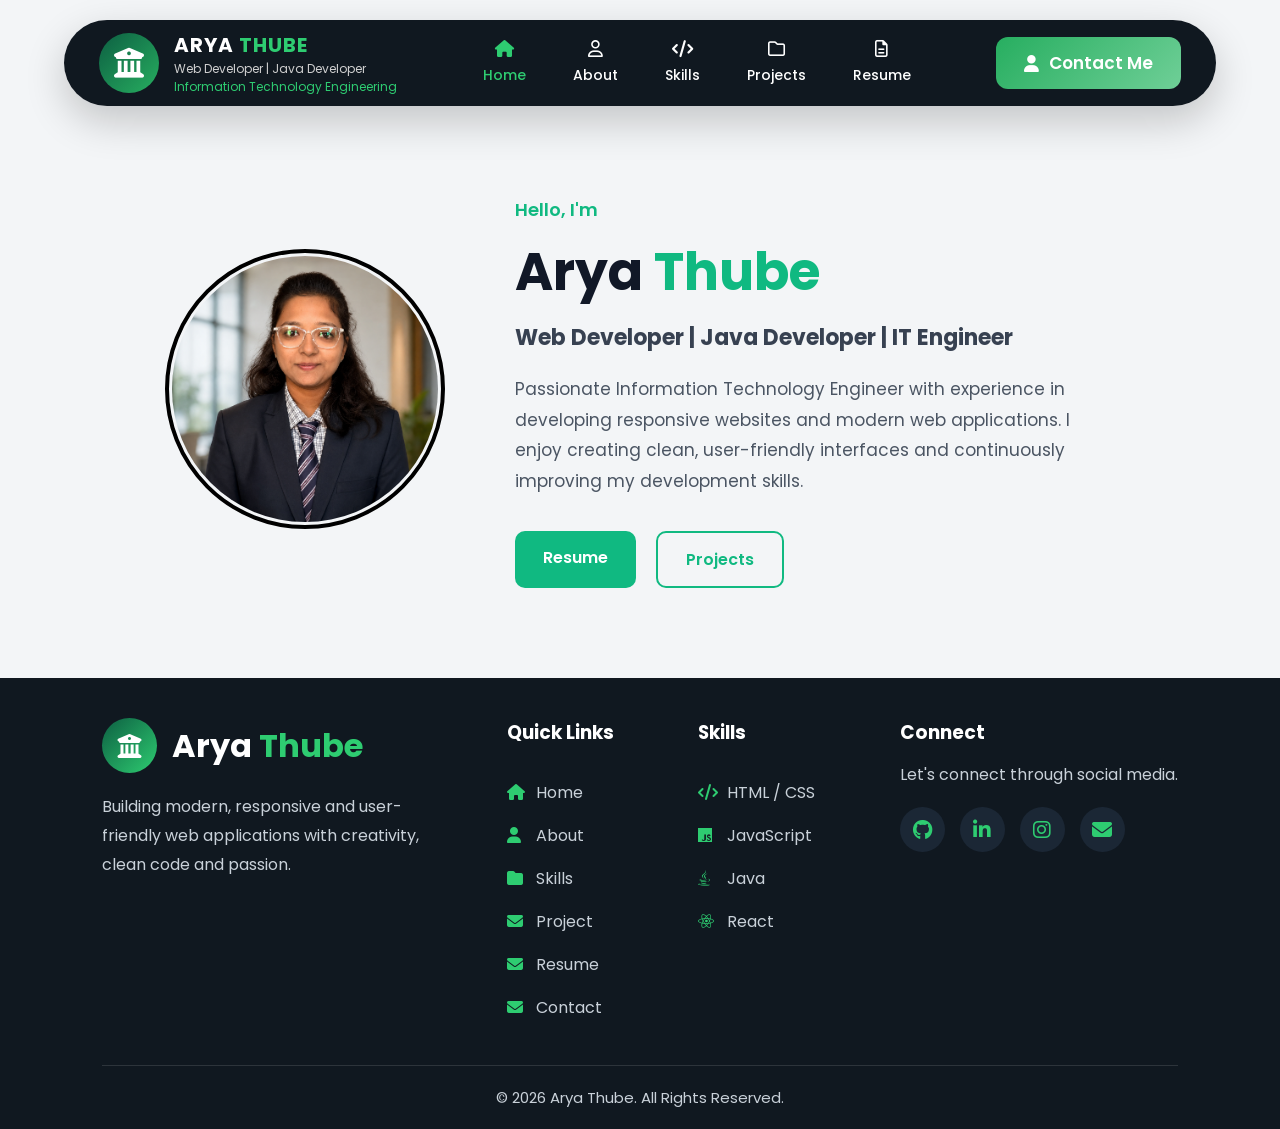
<file: index.html>
<!DOCTYPE html>
<html lang="en">

<head>
    <meta charset="UTF-8">
    <meta name="viewport" content="width=device-width, initial-scale=1.0">
    <link rel="stylesheet" href="https://cdnjs.cloudflare.com/ajax/libs/font-awesome/6.6.0/css/all.min.css">

    <!-- Google Font -->
    <link href="https://fonts.googleapis.com/css2?family=Poppins:wght@300;400;500;600;700&display=swap"
        rel="stylesheet">

    <link rel="stylesheet" href="./css/nav.css">

    <link rel="stylesheet" href="./css/index.css">

    <link rel="stylesheet" href="./css/footer.css">
    <title>Document</title>
</head>

<body>
    <nav class="navbar">

        <div class="logo">
            <div class="logo-circle">
                <i class="fa-solid fa-building-columns"></i>
            </div>

            <div class="logo-text">
                <h2>ARYA <span>THUBE</span></h2>
                <p>Web Developer | Java Developer <br><span>Information Technology Engineering</span></p>
            </div>
        </div>

        <ul class="nav-links">

            <li class="active">
                <a href="./index.html">
                    <i class="fa-solid fa-house"></i>
                    <span>Home</span>

                </a>
            </li>
            <li>
                <a href="./pages/about.html">
                    <i class="fa-regular fa-user"></i>
                    <span>About</span>
                </a>
            </li>
            <li>
                <a href="./pages/skills.html">
                    <i class="fa-solid fa-code"></i>
                    <span>Skills</span>
                </a>
            </li>
            <li>
                <a href="./pages/projects.html">
                    <i class="fa-regular fa-folder"></i>
                    <span>Projects</span>
                </a>
            </li>
            <li>
                <a href="./pages/resume.html">
                    <i class="fa-regular fa-file-lines"></i>
                    <span>Resume</span>
                </a>
            </li>
        </ul>

        <a href="#" class="contact-btn">
            <i class="fa-solid fa-user"></i>
            Contact Me
        </a>
    </nav>

    <!-- page content -->

    <section class="home">
        <div class="home-left">
            <img src="./images/portfolio-image.png" alt="profile">
        </div>

        <div class="home-right">
            <span class="hello">Hello, I'm</span>
            <h1>Arya <span>Thube</span></h1>

            <h3>Web Developer | Java Developer | IT Engineer</h3>

            <p>
                Passionate Information Technology Engineer with experience in
                developing responsive websites and modern web applications.
                I enjoy creating clean, user-friendly interfaces and continuously
                improving my development skills.
            </p>
            <div class="buttons">

                <a href="#">Resume</a>

                <a href="./pages/projects.html">Projects</a>

            </div>
        </div>
    </section>

    <!-- footer -->

    <footer class="footer">

        <div class="footer-container">

            <!-- Left -->

            <div class="footer-about">

                <div class="footer-logo">

                    <div class="footer-logo-circle">
                        <i class="fa-solid fa-building-columns"></i>
                    </div>

                    <h2>Arya <span>Thube</span></h2>

                </div>

                <p>
                    Building modern, responsive and user-friendly web applications
                    with creativity, clean code and passion.
                </p>

            </div>

            <!-- Quick Links -->

            <div class="footer-links">

                <h3>Quick Links</h3>

                <a href="./index.html">
                    <i class="fa-solid fa-house"></i>
                    Home
                </a>

                <a href="./pages/about.html">
                    <i class="fa-solid fa-user"></i>
                    About
                </a>

                <a href="./pages/skills.html">
                    <i class="fa-solid fa-folder"></i>
                    Skills
                </a>

                <a href="./pages/projects.html">
                    <i class="fa-solid fa-envelope"></i>
                    Project
                </a>

                <a href="./pages/resume.html">
                    <i class="fa-solid fa-envelope"></i>
                    Resume
                </a>

                <a href="#contact">
                    <i class="fa-solid fa-envelope"></i>
                    Contact
                </a>
            </div>

            <!-- Skills -->

            <div class="footer-links">

                <h3>Skills</h3>

                <a href="#">
                    <i class="fa-solid fa-code"></i>
                    HTML / CSS
                </a>

                <a href="#">
                    <i class="fa-brands fa-js"></i>
                    JavaScript
                </a>

                <a href="#">
                    <i class="fa-brands fa-java"></i>
                    Java
                </a>

                <a href="#">
                    <i class="fa-brands fa-react"></i>
                    React
                </a>

            </div>

            <!-- Connect -->

            <div class="footer-social">

                <h3>Connect</h3>

                <p>Let's connect through social media.</p>

                <div class="social-links">

                    <a href="#"><i class="fa-brands fa-github"></i></a>

                    <a href="#"><i class="fa-brands fa-linkedin-in"></i></a>

                    <a href="#"><i class="fa-brands fa-instagram"></i></a>

                    <a href="#"><i class="fa-solid fa-envelope"></i></a>

                </div>

            </div>

        </div>

        <hr>

        <div class="footer-bottom">

            © 2026 Arya Thube. All Rights Reserved.

        </div>

    </footer>

</body>

</html>
</file>
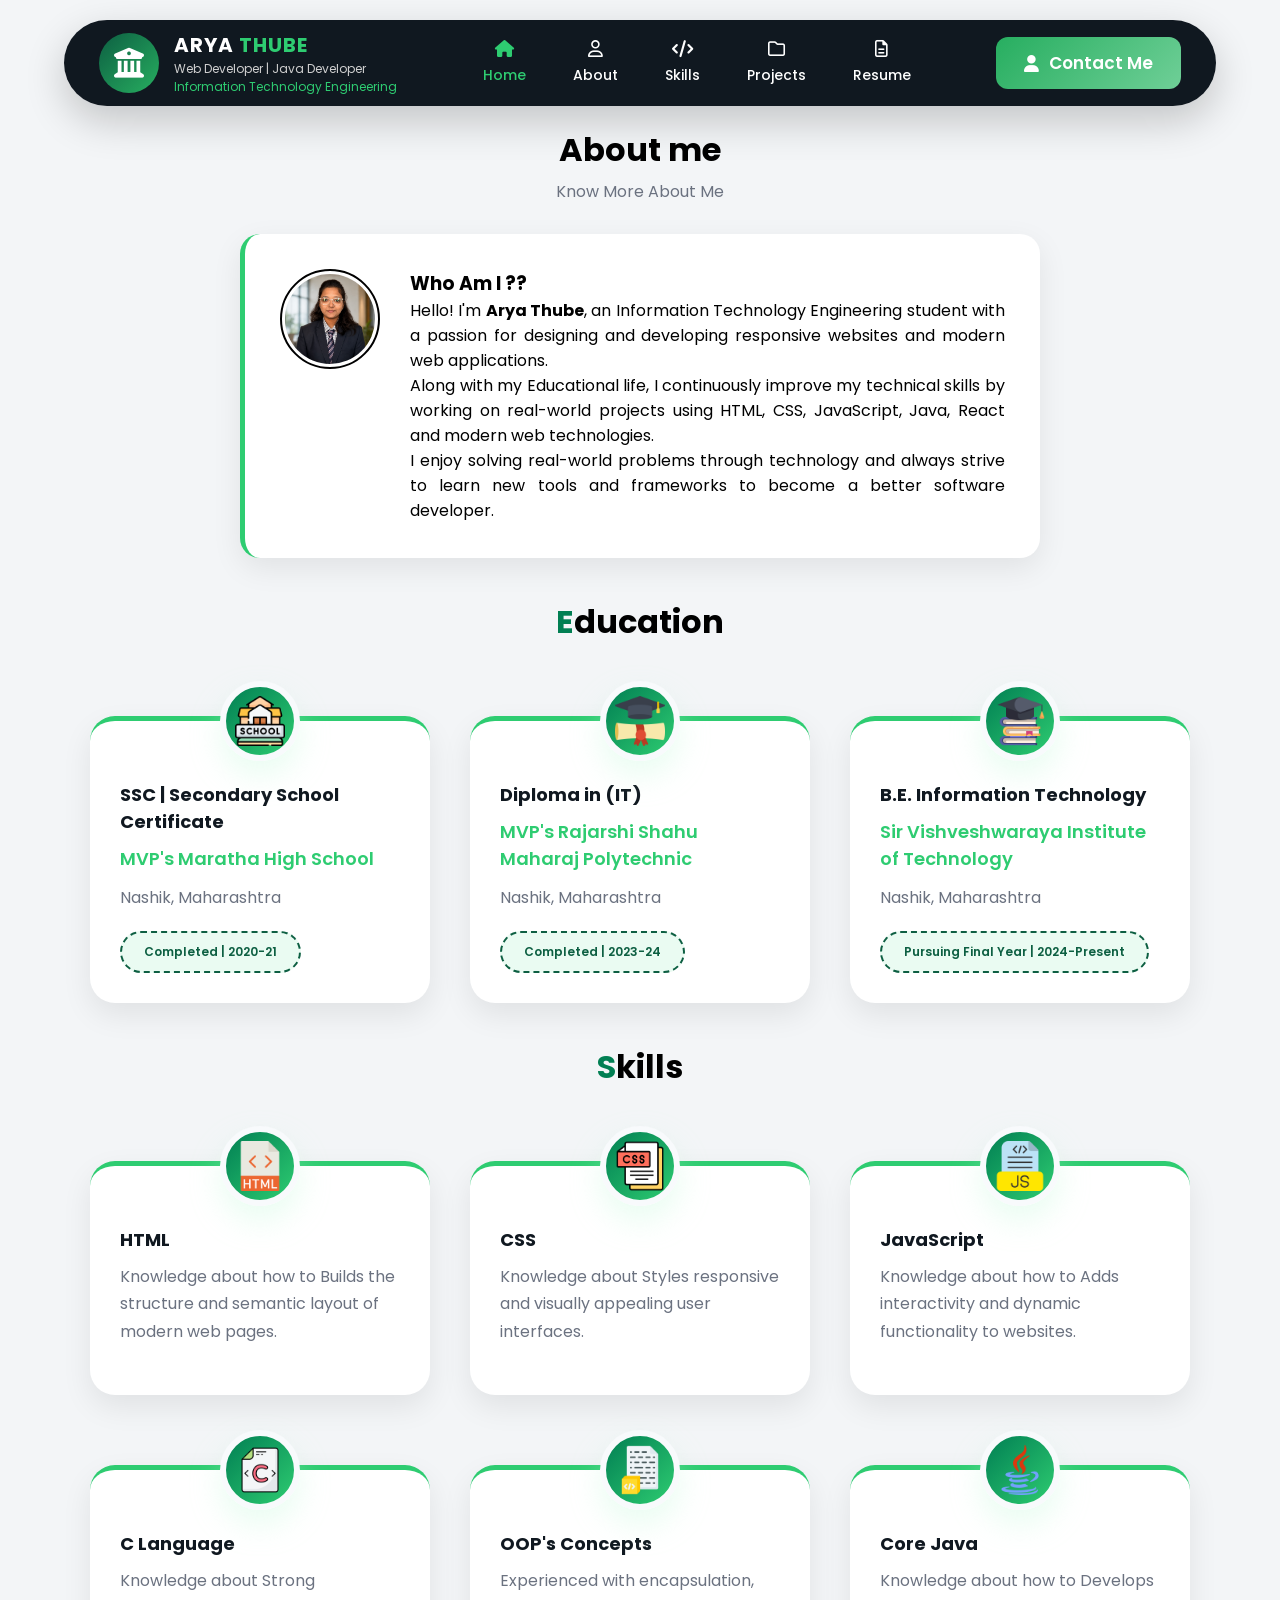
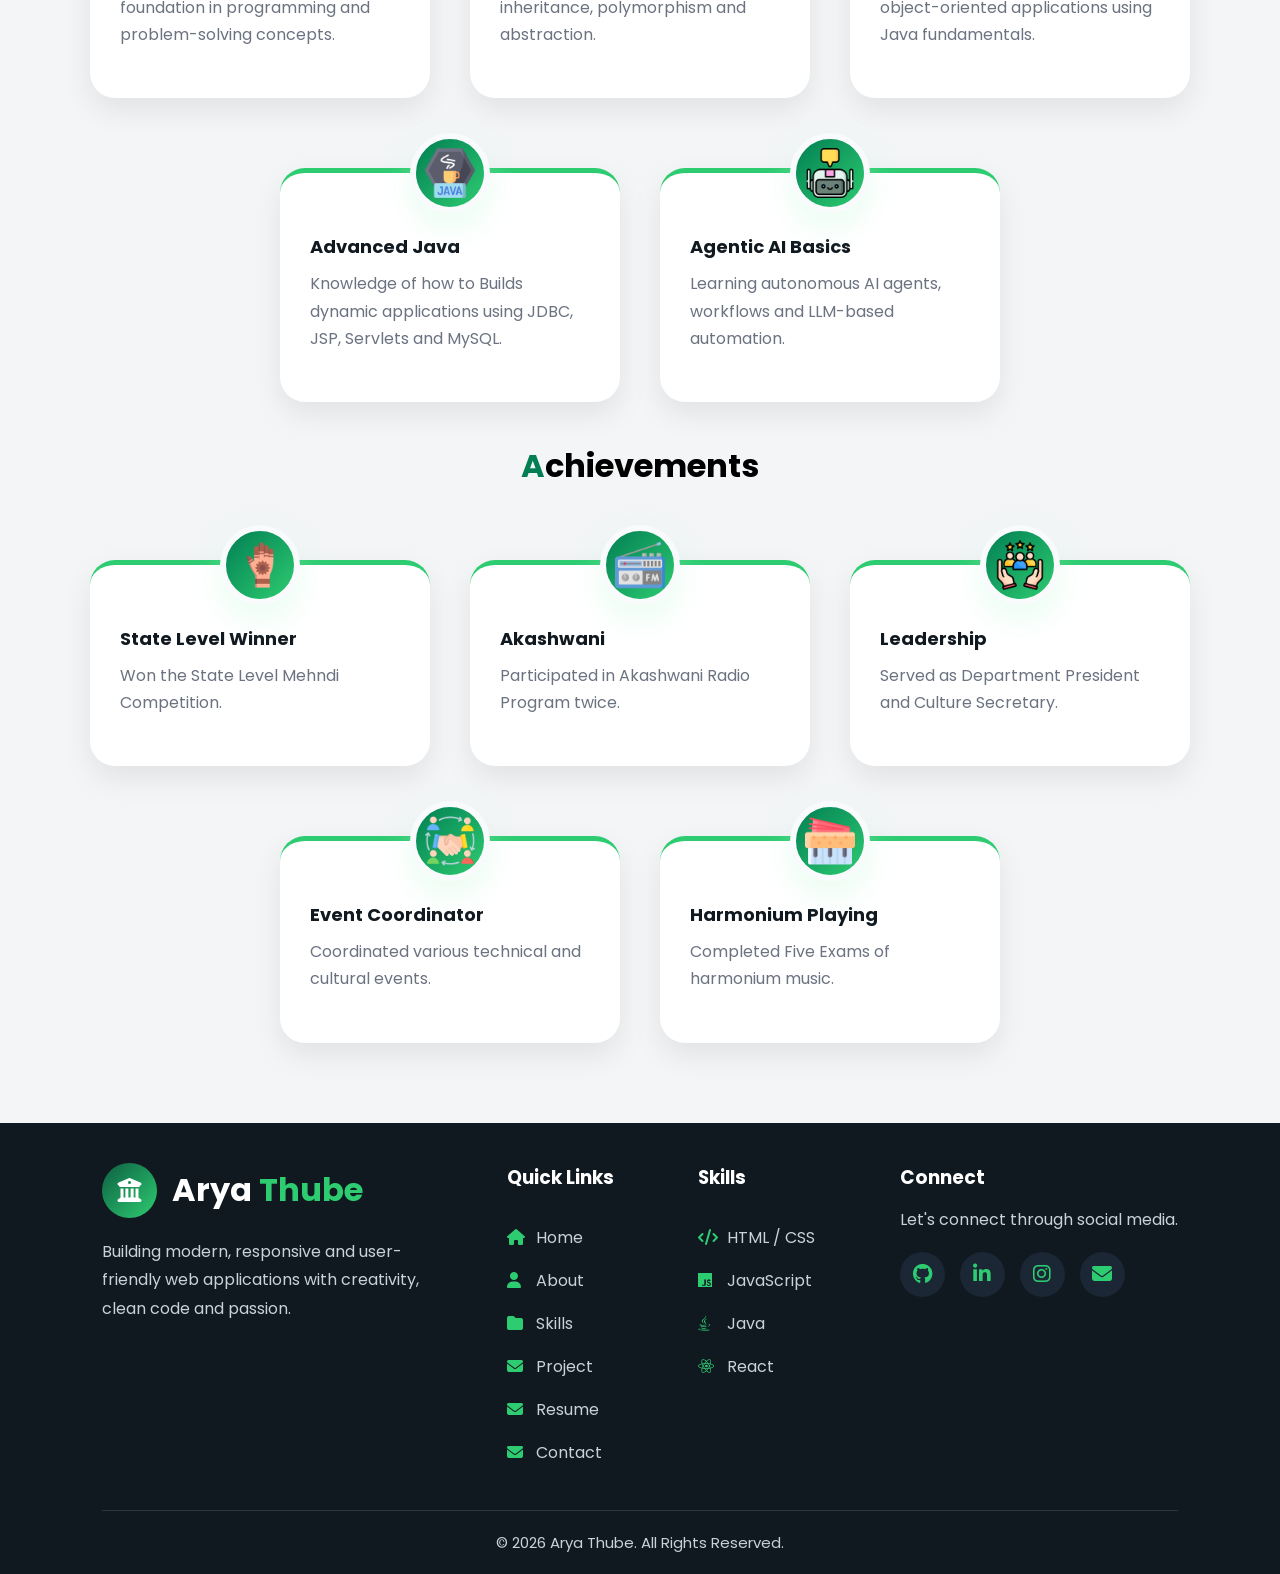
<file: pages/about.html>
<!DOCTYPE html>
<html lang="en">

<head>
    <meta charset="UTF-8">
    <meta name="viewport" content="width=device-width, initial-scale=1.0">
    <link rel="stylesheet" href="https://cdnjs.cloudflare.com/ajax/libs/font-awesome/6.6.0/css/all.min.css">

    <!-- Google Font -->
    <link href="https://fonts.googleapis.com/css2?family=Poppins:wght@300;400;500;600;700&display=swap"
        rel="stylesheet">
    <link rel="stylesheet" href="../css/nav.css">
    <link rel="stylesheet" href="../css/footer.css">
    <link rel="stylesheet" href="../css/about.css">
    <title>Document</title>
</head>

<body>
    <!-- navbar -->
    <nav class="navbar">

        <div class="logo">
            <div class="logo-circle">
                <i class="fa-solid fa-building-columns"></i>
            </div>

            <div class="logo-text">
                <h2>ARYA <span>THUBE</span></h2>
                <p>Web Developer | Java Developer <br><span>Information Technology Engineering</span></p>
            </div>
        </div>

        <ul class="nav-links">

            <li class="active">
                <a href="../index.html">
                    <i class="fa-solid fa-house"></i>
                    <span>Home</span>

                </a>
            </li>
            <li>
                <a href="../pages/about.html">
                    <i class="fa-regular fa-user"></i>
                    <span>About</span>
                </a>
            </li>
            <li>
                <a href="../pages/skills.html">
                    <i class="fa-solid fa-code"></i>
                    <span>Skills</span>
                </a>
            </li>
            <li>
                <a href="../pages/projects.html">
                    <i class="fa-regular fa-folder"></i>
                    <span>Projects</span>
                </a>
            </li>
            <li>
                <a href="../pages/resume.html">
                    <i class="fa-regular fa-file-lines"></i>
                    <span>Resume</span>
                </a>
            </li>
        </ul>

        <a href="#" class="contact-btn">
            <i class="fa-solid fa-user"></i>
            Contact Me
        </a>
    </nav>

   <div class="section-header">
    <h2>About me</h2>
    <p>Know More About Me</p>
</div>

    <!-- about -->
    <div class="about-container">
        <div class="about-image">
            <img src="../images/portfolio-image.png" alt="Arya Thube">
        </div>
        <div class="about-content">
            <h3>Who Am I ??</h3>

            <p>
                Hello! I'm <strong>Arya Thube</strong>, an Information Technology
                Engineering student with a passion for designing and developing
                responsive websites and modern web applications.
            </p>

            <p>
                Along with my Educational life, I continuously improve
                my technical skills by working on real-world projects using
                HTML, CSS, JavaScript, Java, React and modern web technologies.
            </p>

            <p>
                I enjoy solving real-world problems through technology and
                always strive to learn new tools and frameworks to become a
                better software developer.
            </p>
        </div>
    </div>

    <!-- Education -->
     <div class="heading">
        <h3><span>E</span>ducation</h3>
     </div>
    
    <div class="education-section">
        <div class="feature-card">

            <div class="feature-icon">
                <img src="../images/school.png" alt="diploma">

            </div>

            <h3>SSC | Secondary School Certificate</h3>

            <h4>MVP's Maratha High School</h4>

            <p>Nashik, Maharashtra</p>

            <span>Completed | 2020-21</span>

        </div>

        <div class="feature-card">

            <div class="feature-icon">
                <img src="../images/diploma-image.png" alt="diploma">
            </div>

            <h3>Diploma in (IT)</h3>

            <h4>MVP's Rajarshi Shahu Maharaj Polytechnic</h4>

            <p>Nashik, Maharashtra</p>

            <span>Completed | 2023-24</span>

        </div>

        <div class="feature-card">

            <div class="feature-icon">
                <img src="../images/degree-image.png" alt="degree">
            </div>

            <h3>B.E. Information Technology</h3>

            <h4>Sir Vishveshwaraya Institute of Technology</h4>

            <p>Nashik, Maharashtra</p>

            <span>Pursuing Final Year | 2024-Present</span>

        </div>

    </div>

    <!-- skills -->
     <div class="heading">
        <h3><span>S</span>kills</h3>
     </div>
    <div class="education-section">

        <!-- HTML -->
        <div class="feature-card">

            <div class="feature-icon">
                <img src="../images/html.png" alt="HTML">
            </div>

            <h3>HTML</h3>

            <p>
                Knowledge about how to Builds the structure and semantic layout of modern web pages.
            </p>

        </div>

        <!-- CSS -->
        <div class="feature-card">

            <div class="feature-icon">
                <img src="../images/css-image.png" alt="CSS">
            </div>

            <h3>CSS</h3>

            <p>
                Knowledge about Styles responsive and visually appealing user interfaces.
            </p>

        </div>

        <!-- JavaScript -->
        <div class="feature-card">

            <div class="feature-icon">
                <img src="../images/js-image.png" alt="JavaScript">
            </div>

            <h3>JavaScript</h3>

            <p>
                Knowledge about how to Adds interactivity and dynamic functionality to websites.
            </p>

        </div>
    </div>

    <div class="education-section">
        <!-- C -->
        <div class="feature-card">

            <div class="feature-icon">
                <img src="../images/C-image.png" alt="C">
            </div>

            <h3>C Language</h3>

            <p>
                Knowledge about Strong foundation in programming and problem-solving concepts.
            </p>

        </div>

        <!-- OOP -->
        <div class="feature-card">

            <div class="feature-icon">
                <img src="../images/oop.png" alt="OOP">
            </div>

            <h3>OOP's Concepts</h3>

            <p>
                Experienced with encapsulation, inheritance, polymorphism and abstraction.
            </p>

        </div>

        <!-- Core Java -->
        <div class="feature-card">

            <div class="feature-icon">
                <img src="../images/java.png" alt="Java">
            </div>

            <h3>Core Java</h3>

            <p>
                Knowledge about how to Develops object-oriented applications using Java fundamentals.
            </p>

        </div>

    </div>

    <div class="education-section">
        <!-- Advanced Java -->
        <div class="feature-card">

            <div class="feature-icon">
                <img src="../images/advanced-java.png" alt="Advanced Java">
            </div>

            <h3>Advanced Java</h3>

            <p>
                Knowledge of how to Builds dynamic applications using JDBC, JSP, Servlets and MySQL.
            </p>

        </div>

        <!-- Agentic AI -->
        <div class="feature-card">

            <div class="feature-icon">
                <img src="../images/agentic-ai.png" alt="Agentic AI">
            </div>

            <h3>Agentic AI Basics</h3>

            <p>
                Learning autonomous AI agents, workflows and LLM-based automation.
            </p>

        </div>
    </div>

    <!-- Achievement -->
    <div class="heading">
        <h3><span>A</span>chievements</h3>
     </div>
    <div class="education-section">
        <div class="feature-card">

            <div class="feature-icon">
                <img src="../images/mehandi.png" alt="degree">
            </div>
            <h3>State Level Winner</h3>

            <p>
                Won the State Level Mehndi Competition.
            </p>

        </div>

        <div class="feature-card">

            <div class="feature-icon">
                <img src="../images/akashwani.png" alt="degree">
            </div>
            <h3>Akashwani</h3>

            <p>
                Participated in Akashwani Radio Program twice.
            </p>

        </div>

        <div class="feature-card">

            <div class="feature-icon">
                <img src="../images/leadership-skills.png" alt="degree">
            </div>
            <h3>Leadership</h3>

            <p>
                Served as Department President and Culture Secretary.
            </p>

        </div>
    </div>
    <div class="education-section">
        <div class="feature-card">
            <div class="feature-icon">
                <img src="../images/event-coordination.png" alt="degree">
            </div>
            <h3>Event Coordinator</h3>

            <p>
                Coordinated various technical and cultural events.
            </p>
        </div>

        <div class="feature-card">
            <div class="feature-icon">
                <img src="../images/harmonium.png" alt="degree">
            </div>
            <h3>Harmonium Playing</h3>

            <p>
                Completed Five Exams of harmonium music.
            </p>
        </div>
    </div>

    <!-- footer -->
    <footer class="footer">

        <div class="footer-container">

            <!-- Left -->

            <div class="footer-about">

                <div class="footer-logo">

                    <div class="footer-logo-circle">
                        <i class="fa-solid fa-building-columns"></i>
                    </div>

                    <h2>Arya <span>Thube</span></h2>

                </div>

                <p>
                    Building modern, responsive and user-friendly web applications
                    with creativity, clean code and passion.
                </p>

            </div>

            <!-- Quick Links -->

            <div class="footer-links">

                <h3>Quick Links</h3>

                <a href="../index.html">
                    <i class="fa-solid fa-house"></i>
                    Home
                </a>

                <a href="../pages/about.html">
                    <i class="fa-solid fa-user"></i>
                    About
                </a>

                <a href="../pages/skills.html">
                    <i class="fa-solid fa-folder"></i>
                    Skills
                </a>

                <a href="../pages/projects.html">
                    <i class="fa-solid fa-envelope"></i>
                    Project
                </a>

                <a href="../pages/resume.html">
                    <i class="fa-solid fa-envelope"></i>
                    Resume
                </a>

                <a href="#contact">
                    <i class="fa-solid fa-envelope"></i>
                    Contact
                </a>

            </div>

            <!-- Skills -->

            <div class="footer-links">

                <h3>Skills</h3>

                <a href="#">
                    <i class="fa-solid fa-code"></i>
                    HTML / CSS
                </a>

                <a href="#">
                    <i class="fa-brands fa-js"></i>
                    JavaScript
                </a>

                <a href="#">
                    <i class="fa-brands fa-java"></i>
                    Java
                </a>

                <a href="#">
                    <i class="fa-brands fa-react"></i>
                    React
                </a>

            </div>

            <!-- Connect -->

            <div class="footer-social">

                <h3>Connect</h3>

                <p>Let's connect through social media.</p>

                <div class="social-links">

                    <a href="#"><i class="fa-brands fa-github"></i></a>

                    <a href="#"><i class="fa-brands fa-linkedin-in"></i></a>

                    <a href="#"><i class="fa-brands fa-instagram"></i></a>

                    <a href="#"><i class="fa-solid fa-envelope"></i></a>

                </div>

            </div>

        </div>

        <hr>

        <div class="footer-bottom">

            © 2026 Arya Thube. All Rights Reserved.

        </div>

    </footer>

</body>

</html>
</file>
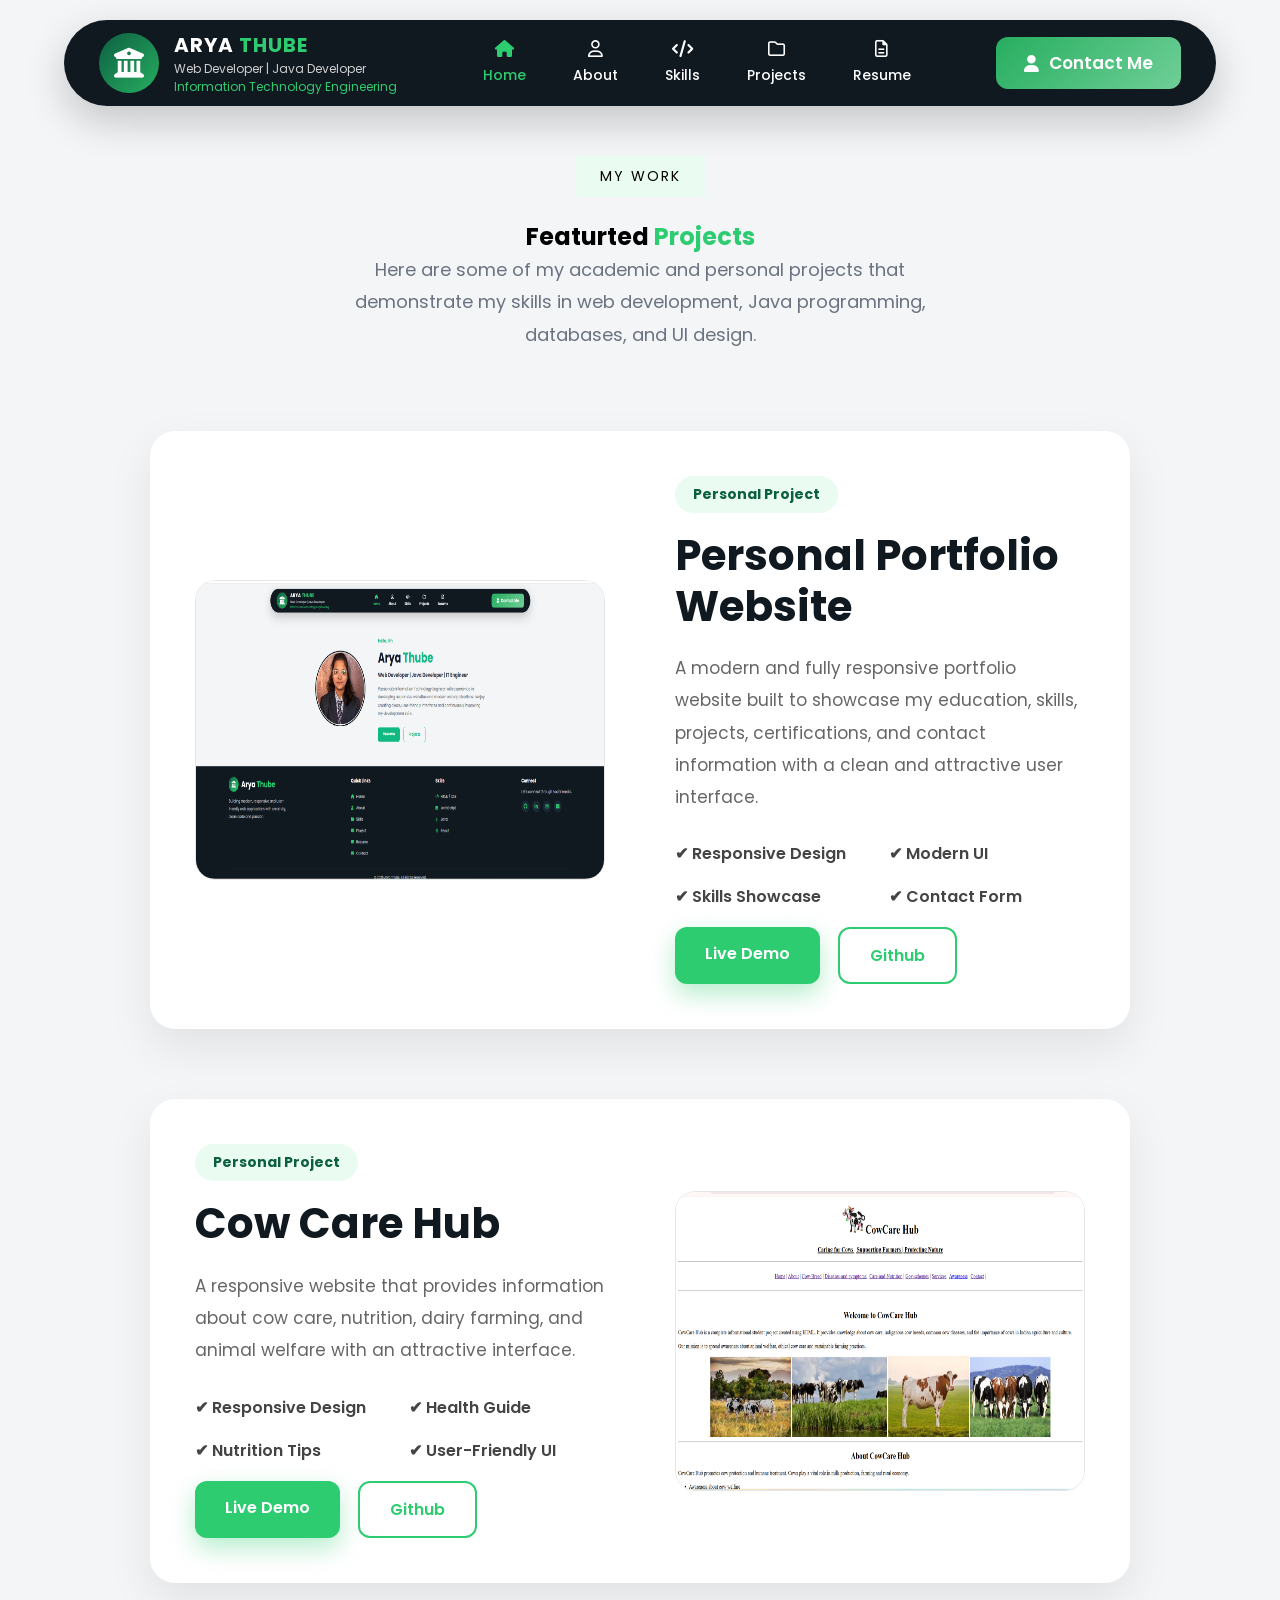
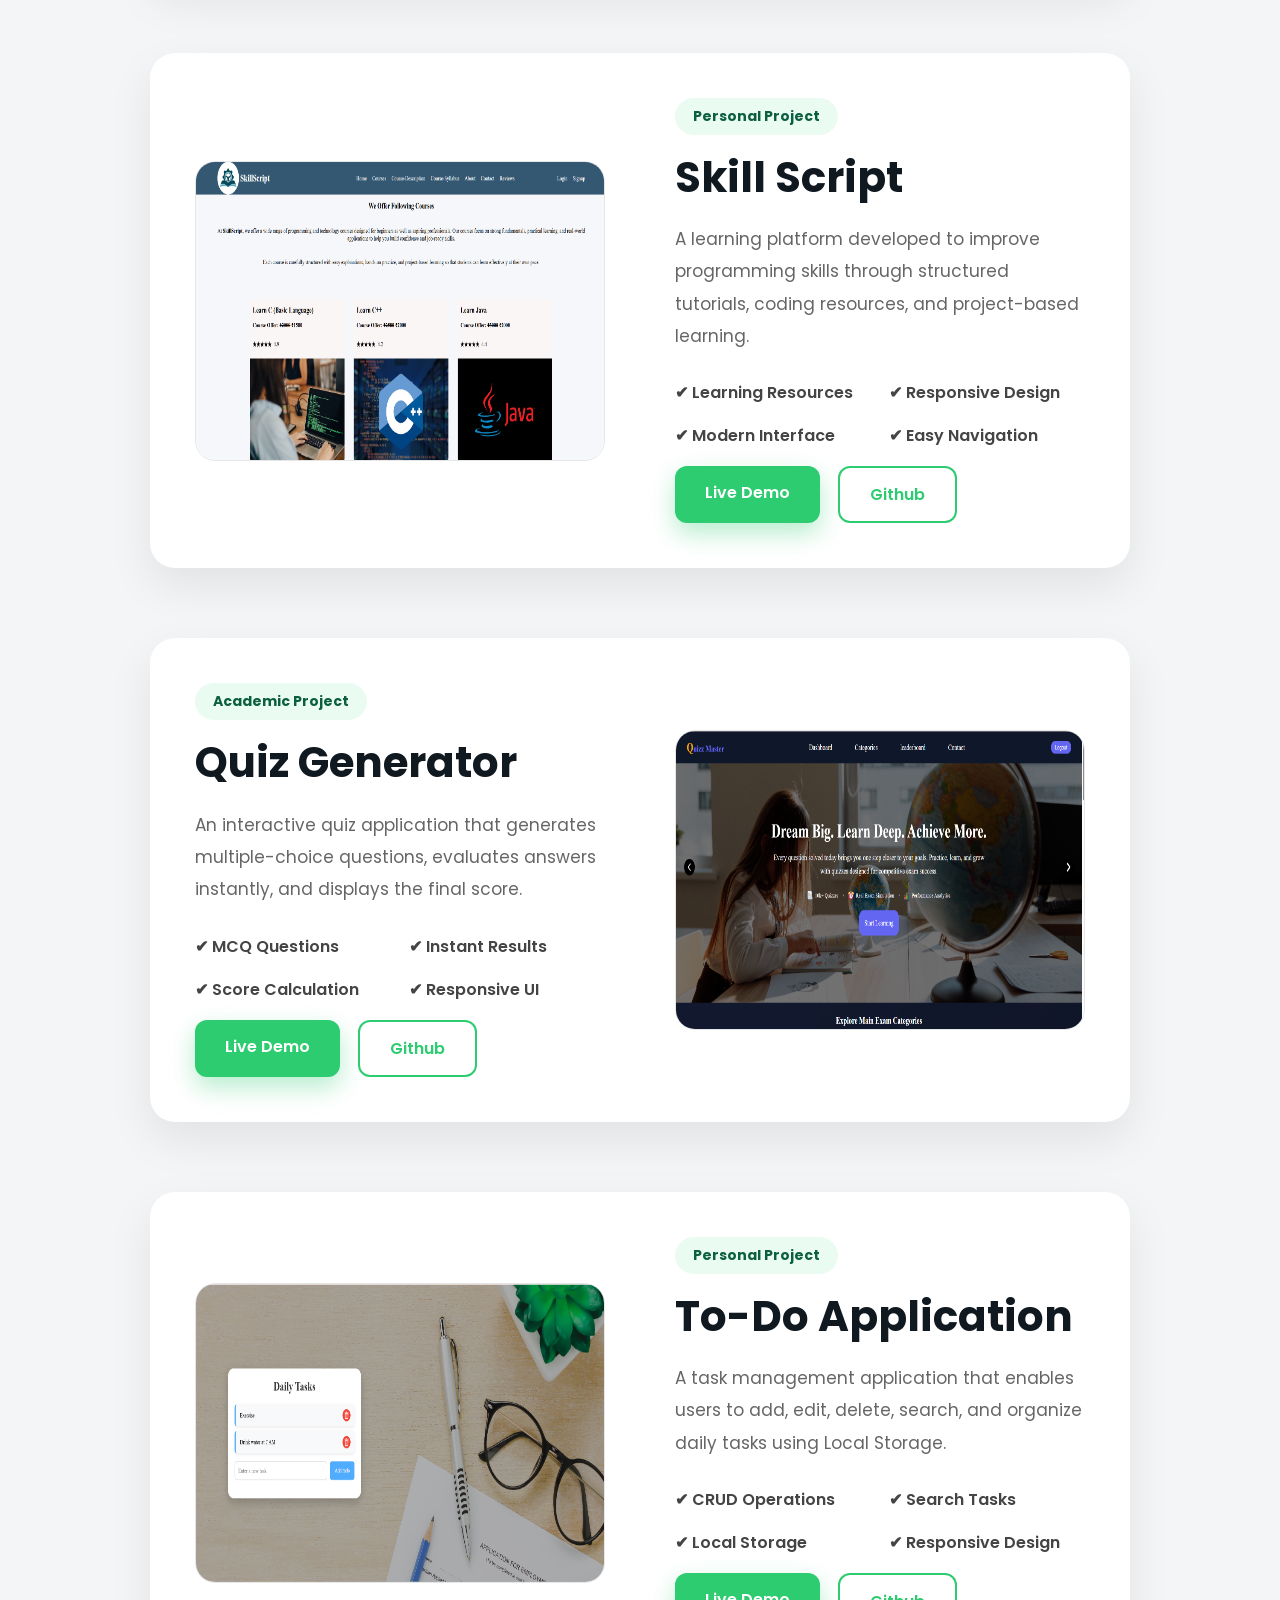
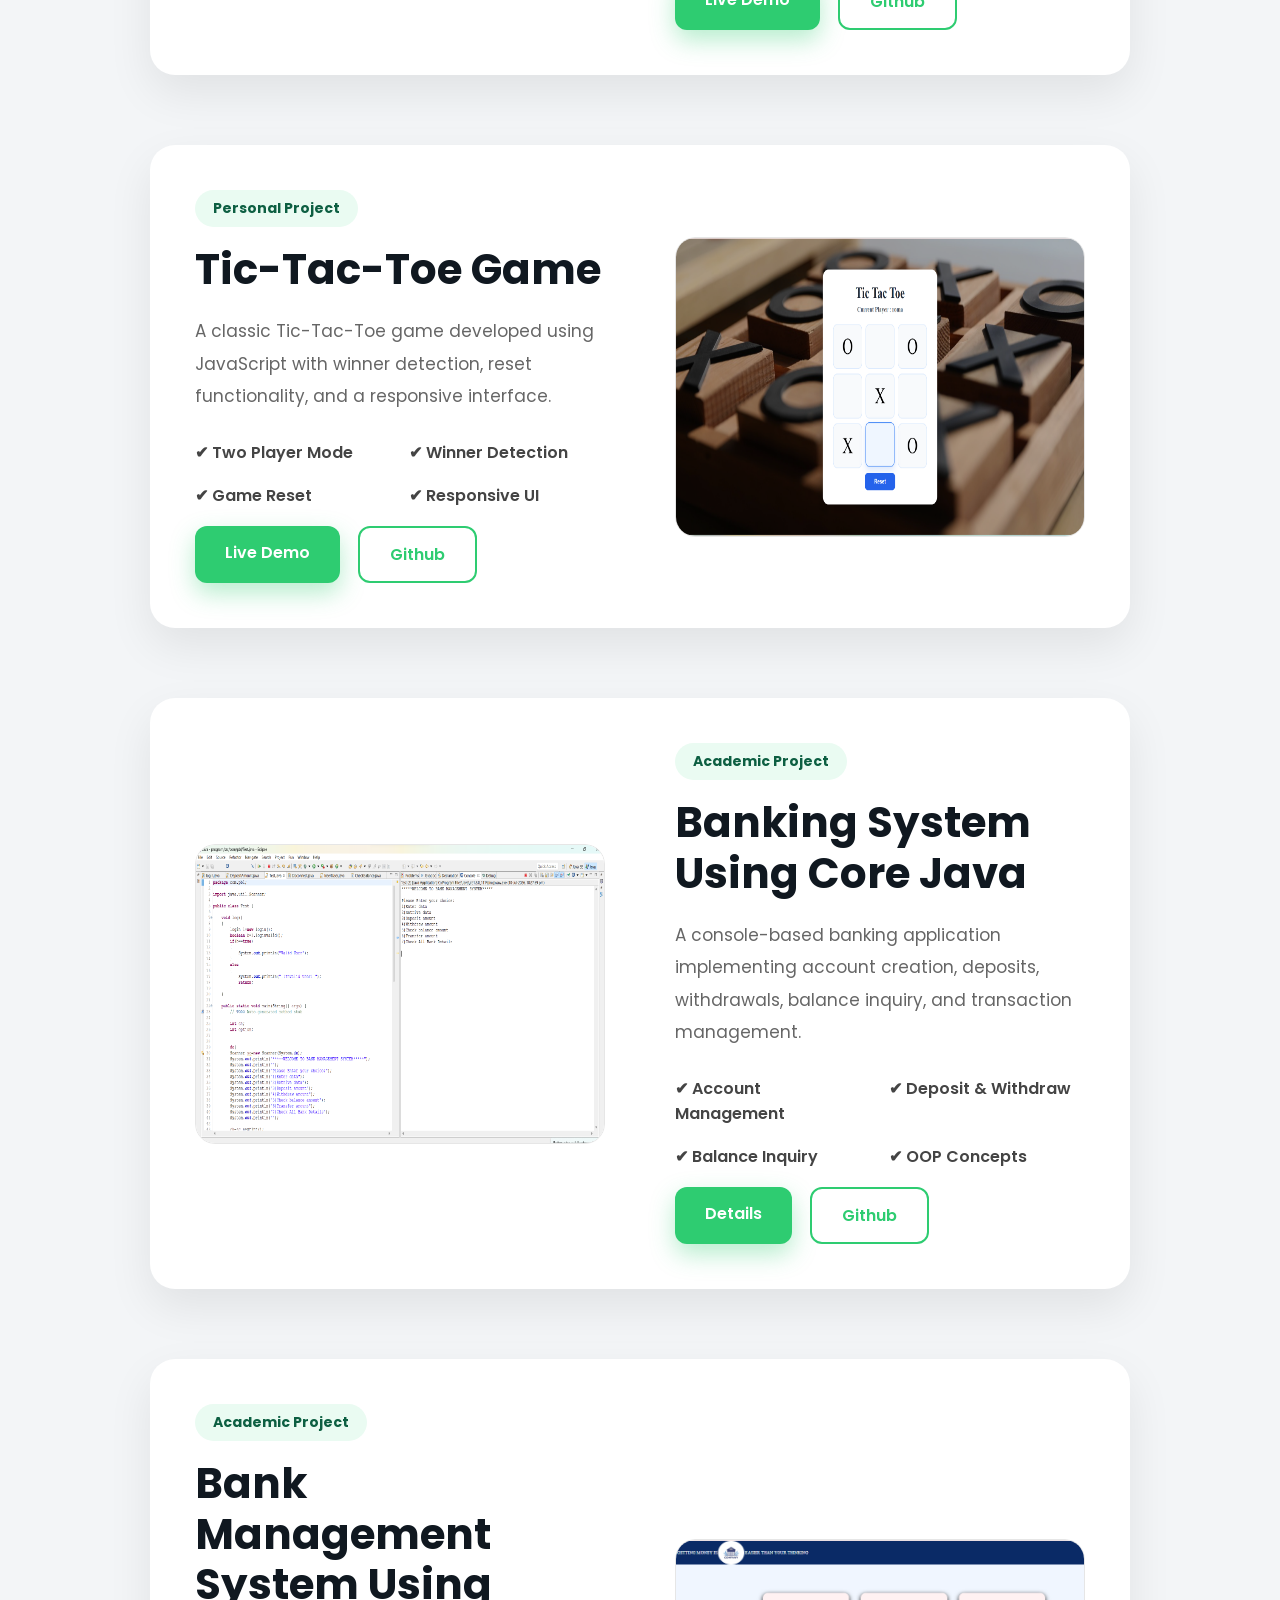
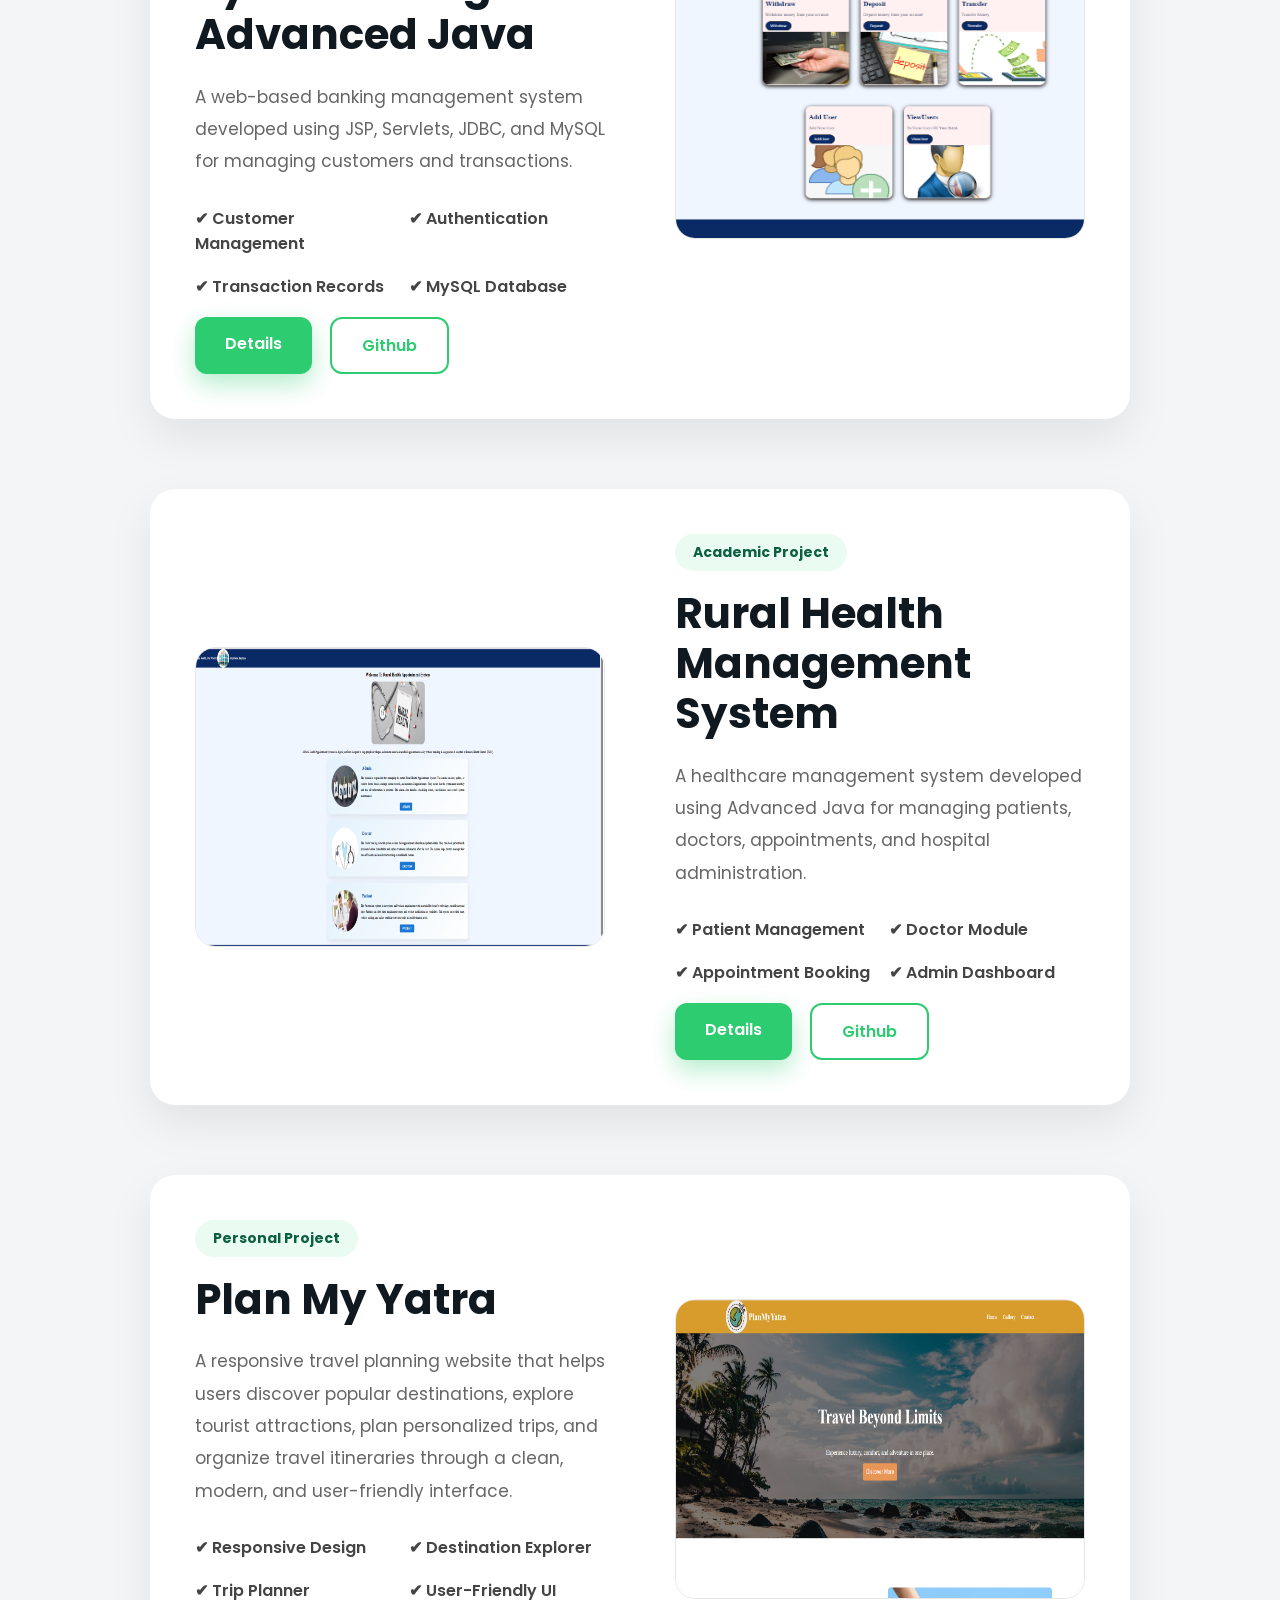
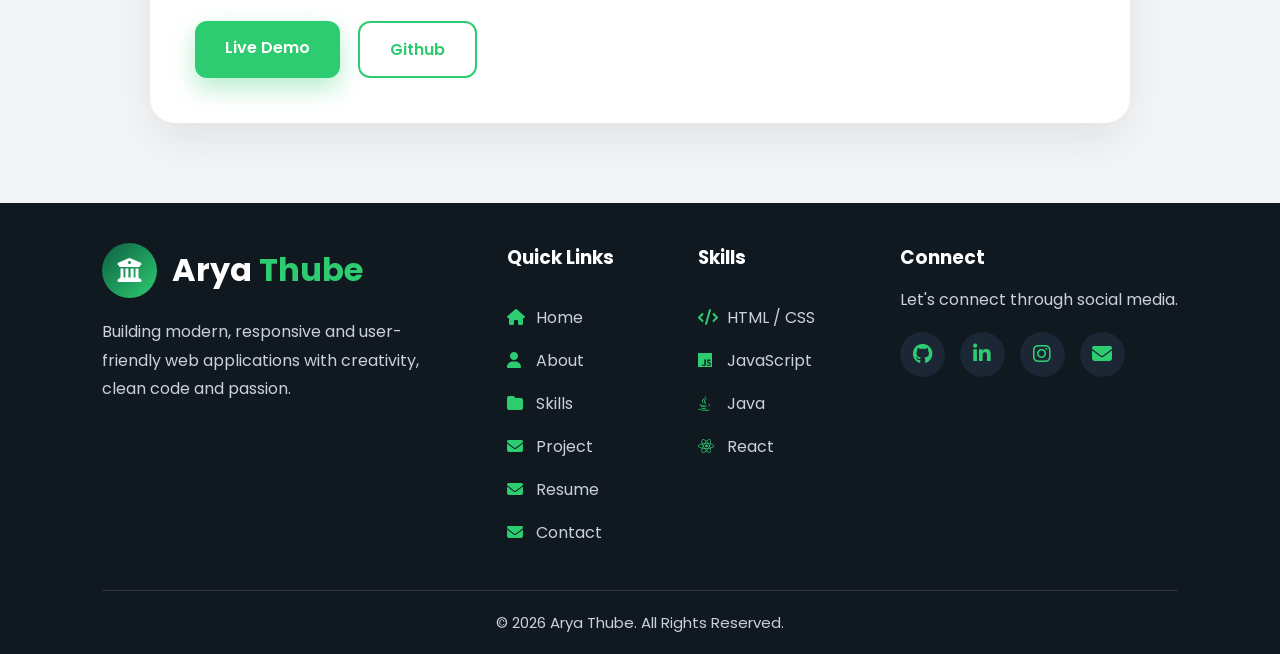
<file: pages/projects.html>
<!DOCTYPE html>
<html lang="en">

<head>
    <meta charset="UTF-8">
    <meta name="viewport" content="width=device-width, initial-scale=1.0">
    <link rel="stylesheet" href="https://cdnjs.cloudflare.com/ajax/libs/font-awesome/6.6.0/css/all.min.css">

    <!-- Google Font -->
    <link href="https://fonts.googleapis.com/css2?family=Poppins:wght@300;400;500;600;700&display=swap"
        rel="stylesheet">
    <link rel="stylesheet" href="../css/nav.css">
    <link rel="stylesheet" href="../css/footer.css">
    <link rel="stylesheet" href="../css/project.css">

    <title>Document</title>
</head>

<body>
    <nav class="navbar">

        <div class="logo">
            <div class="logo-circle">
                <i class="fa-solid fa-building-columns"></i>
            </div>

            <div class="logo-text">
                <h2>ARYA <span>THUBE</span></h2>
                <p>Web Developer | Java Developer <br><span>Information Technology Engineering</span></p>
            </div>
        </div>

        <ul class="nav-links">

            <li class="active">
                <a href="../index.html">
                    <i class="fa-solid fa-house"></i>
                    <span>Home</span>

                </a>
            </li>
            <li>
                <a href="../pages/about.html">
                    <i class="fa-regular fa-user"></i>
                    <span>About</span>
                </a>
            </li>
            <li>
                <a href="../pages/skills.html">
                    <i class="fa-solid fa-code"></i>
                    <span>Skills</span>
                </a>
            </li>
            <li>
                <a href="../pages/projects.html">
                    <i class="fa-regular fa-folder"></i>
                    <span>Projects</span>
                </a>
            </li>
            <li>
                <a href="../pages/resume.html">
                    <i class="fa-regular fa-file-lines"></i>
                    <span>Resume</span>
                </a>
            </li>
        </ul>

        <a href="#" class="contact-btn">
            <i class="fa-solid fa-user"></i>
            Contact Me
        </a>
    </nav>

    <!-- project section -->
    <section class="projects">

        <div class="section-title">
            <span class="section-tag">MY WORK</span>
            <h2>Featurted <span style="color: #2ECC71;">Projects</span></h2>

            <p>
                Here are some of my academic and personal projects that demonstrate
                my skills in web development, Java programming, databases, and UI design.
            </p>
        </div>

        <div class="project-item">
            <div class="project-image">
                <img src="../images/personal-portfolio-images.png" alt="">
            </div>

            <div class="project-content">
                <span class="project-category">Personal Project</span>

                <h2>Personal Portfolio Website</h2>

                <p>
                    A modern and fully responsive portfolio website built to showcase my
                    education, skills, projects, certifications, and contact information
                    with a clean and attractive user interface.
                </p>

                <div class="project-features">
                    <span>✔ Responsive Design</span>
                    <span>✔ Modern UI</span>
                    <span>✔ Skills Showcase</span>
                    <span>✔ Contact Form</span>
                </div>

                <div class="project-buttons">
                    <a href="https://aryathube-dev.netlify.app/" target="_blank">Live Demo</a>
                    <a href="https://github.com/AryaThube-9" target="_blank">Github</a>
                </div>

            </div>
        </div>

        <div class="project-item">

            <div class="project-content">
                <span class="project-category">Personal Project</span>

                <h2>Cow Care Hub</h2>

                <p>
                    A responsive website that provides information about cow care,
                    nutrition, dairy farming, and animal welfare with an attractive interface.
                </p>

                <div class="project-features">
                    <span>✔ Responsive Design</span>
                    <span>✔ Health Guide</span>
                    <span>✔ Nutrition Tips</span>
                    <span>✔ User-Friendly UI</span>
                </div>

                <div class="project-buttons">
                    <a href="https://html-group-project-cowcarehub.netlify.app/" target="_blank">Live Demo</a>
                    <a href="https://github.com/AryaThube-9" target="_blank">Github</a>
                </div>

            </div>
            <div class="project-image">
                <img src="../images/cow-care-hub.png" alt="Cow Care Hub">
            </div>

        </div>

        <!-- Project 3 -->

        <div class="project-item">
            <div class="project-image">
                <img src="../images/skill-script-image.png" alt="Skill Script">
            </div>

            <div class="project-content">
                <span class="project-category">Personal Project</span>

                <h2>Skill Script</h2>

                <p>
                    A learning platform developed to improve programming skills through
                    structured tutorials, coding resources, and project-based learning.
                </p>

                <div class="project-features">
                    <span>✔ Learning Resources</span>
                    <span>✔ Responsive Design</span>
                    <span>✔ Modern Interface</span>
                    <span>✔ Easy Navigation</span>
                </div>

                <div class="project-buttons">
                    <a href="https://css-skill-script.netlify.app/" target="_blank">Live Demo</a>
                    <a href="https://github.com/AryaThube-9" target="_blank">Github</a>
                </div>

            </div>
        </div>

        <!-- Project 4 -->

        <div class="project-item">


            <div class="project-content">
                <span class="project-category">Academic Project</span>

                <h2>Quiz Generator</h2>

                <p>
                    An interactive quiz application that generates multiple-choice
                    questions, evaluates answers instantly, and displays the final score.
                </p>

                <div class="project-features">
                    <span>✔ MCQ Questions</span>
                    <span>✔ Instant Results</span>
                    <span>✔ Score Calculation</span>
                    <span>✔ Responsive UI</span>
                </div>

                <div class="project-buttons">
                    <a href="https://quiz-generator-js.netlify.app/" target="_blank">Live Demo</a>
                    <a href="https://github.com/AryaThube-9" target="_blank">Github</a>
                </div>

            </div>
            <div class="project-image">
                <img src="../images/quiz-image.png" alt="Quiz Generator">
            </div>
        </div>

        <!-- Project 5 -->

        <div class="project-item">
            <div class="project-image">
                <img src="../images/to-do-image.png" alt="To-Do Application">
            </div>

            <div class="project-content">
                <span class="project-category">Personal Project</span>

                <h2>To-Do Application</h2>

                <p>
                    A task management application that enables users to add, edit,
                    delete, search, and organize daily tasks using Local Storage.
                </p>

                <div class="project-features">
                    <span>✔ CRUD Operations</span>
                    <span>✔ Search Tasks</span>
                    <span>✔ Local Storage</span>
                    <span>✔ Responsive Design</span>
                </div>

                <div class="project-buttons">
                    <a href="https://daily-tasks-application-page.netlify.app/" target="_blank">Live Demo</a>
                    <a href="https://github.com/AryaThube-9" target="_blank">Github</a>
                </div>

            </div>
        </div>

        <!-- Project 6 -->

        <div class="project-item">

            <div class="project-content">
                <span class="project-category">Personal Project</span>

                <h2>Tic-Tac-Toe Game</h2>

                <p>
                    A classic Tic-Tac-Toe game developed using JavaScript with winner
                    detection, reset functionality, and a responsive interface.
                </p>

                <div class="project-features">
                    <span>✔ Two Player Mode</span>
                    <span>✔ Winner Detection</span>
                    <span>✔ Game Reset</span>
                    <span>✔ Responsive UI</span>
                </div>

                <div class="project-buttons">
                    <a href="https://tic-tac-toe-js-application.netlify.app/">Live Demo</a>
                    <a href="https://github.com/AryaThube-9" target="_blank">Github</a>
                </div>

            </div>
            <div class="project-image">
                <img src="../images/tic-tac-toe-image.png" alt="Tic Tac Toe">
            </div>
        </div>

        <!-- Project 7 -->

        <div class="project-item">
            <div class="project-image">
                <img src="../images/bank-using-core-java.png" alt="Banking System">
            </div>

            <div class="project-content">
                <span class="project-category">Academic Project</span>

                <h2>Banking System Using Core Java</h2>

                <p>
                    A console-based banking application implementing account creation,
                    deposits, withdrawals, balance inquiry, and transaction management.
                </p>

                <div class="project-features">
                    <span>✔ Account Management</span>
                    <span>✔ Deposit & Withdraw</span>
                    <span>✔ Balance Inquiry</span>
                    <span>✔ OOP Concepts</span>
                </div>

                <div class="project-buttons">
                    <a href="">Details</a>
                    <a href="https://github.com/AryaThube-9" target="_blank">Github</a>
                </div>

            </div>
        </div>

        <!-- Project 8 -->

        <div class="project-item">

            <div class="project-content">
                <span class="project-category">Academic Project</span>

                <h2>Bank Management System Using Advanced Java</h2>

                <p>
                    A web-based banking management system developed using JSP,
                    Servlets, JDBC, and MySQL for managing customers and transactions.
                </p>

                <div class="project-features">
                    <span>✔ Customer Management</span>
                    <span>✔ Authentication</span>
                    <span>✔ Transaction Records</span>
                    <span>✔ MySQL Database</span>
                </div>

                <div class="project-buttons">
                    <a href="">Details</a>
                    <a href="https://github.com/AryaThube-9" target="_blank">Github</a>
                </div>

            </div>
            <div class="project-image">
                <img src="../images/banking-advanced-java.png" alt="Bank Management">
            </div>
        </div>

        <!-- Project 9 -->

        <div class="project-item">
            <div class="project-image">
                <img src="../images/rural-health-management-system.png" alt="Rural Health">
            </div>

            <div class="project-content">
                <span class="project-category">Academic Project</span>

                <h2>Rural Health Management System</h2>

                <p>
                    A healthcare management system developed using Advanced Java for
                    managing patients, doctors, appointments, and hospital administration.
                </p>

                <div class="project-features">
                    <span>✔ Patient Management</span>
                    <span>✔ Doctor Module</span>
                    <span>✔ Appointment Booking</span>
                    <span>✔ Admin Dashboard</span>
                </div>

                <div class="project-buttons">
                    <a href="">Details</a>
                    <a href="https://github.com/AryaThube-9" target="_blank">Github</a>
                </div>

            </div>
        </div>

        <!-- project 10 -->

        <div class="project-item">

            <div class="project-content">
                <span class="project-category">Personal Project</span>

                <h2>Plan My Yatra</h2>

                <p>
                    A responsive travel planning website that helps users discover popular destinations,
                    explore tourist attractions, plan personalized trips, and organize travel itineraries
                    through a clean, modern, and user-friendly interface.
                </p>

                <div class="project-features">
                    <span>✔ Responsive Design</span>
                    <span>✔ Destination Explorer</span>
                    <span>✔ Trip Planner</span>
                    <span>✔ User-Friendly UI</span>
                </div>


                <div class="project-buttons">
                    <a href="https://plan-my-yatra-worldwide.netlify.app/" target="_blank">Live Demo</a>
                    <a href="https://github.com/AryaThube-9" target="_blank">Github</a>
                </div>

            </div>
            <div class="project-image">
                <img src="../images/plan-my-yatra-image.png" alt="Plan My Yatra">
            </div>
        </div>


    </section>
    <!-- footer -->

    <footer class="footer">

        <div class="footer-container">

            <!-- Left -->

            <div class="footer-about">

                <div class="footer-logo">

                    <div class="footer-logo-circle">
                        <i class="fa-solid fa-building-columns"></i>
                    </div>

                    <h2>Arya <span>Thube</span></h2>

                </div>

                <p>
                    Building modern, responsive and user-friendly web applications
                    with creativity, clean code and passion.
                </p>

            </div>

            <!-- Quick Links -->

            <div class="footer-links">

                <h3>Quick Links</h3>

                <a href="../index.html">
                    <i class="fa-solid fa-house"></i>
                    Home
                </a>

                <a href="../pages/about.html">
                    <i class="fa-solid fa-user"></i>
                    About
                </a>

                <a href="../pages/skills.html">
                    <i class="fa-solid fa-folder"></i>
                    Skills
                </a>

                <a href="../pages/projects.html">
                    <i class="fa-solid fa-envelope"></i>
                    Project
                </a>

                <a href="../pages/resume.html">
                    <i class="fa-solid fa-envelope"></i>
                    Resume
                </a>

                <a href="#contact">
                    <i class="fa-solid fa-envelope"></i>
                    Contact
                </a>

            </div>

            <!-- Skills -->

            <div class="footer-links">

                <h3>Skills</h3>

                <a href="#">
                    <i class="fa-solid fa-code"></i>
                    HTML / CSS
                </a>

                <a href="#">
                    <i class="fa-brands fa-js"></i>
                    JavaScript
                </a>

                <a href="#">
                    <i class="fa-brands fa-java"></i>
                    Java
                </a>

                <a href="#">
                    <i class="fa-brands fa-react"></i>
                    React
                </a>

            </div>

            <!-- Connect -->

            <div class="footer-social">

                <h3>Connect</h3>

                <p>Let's connect through social media.</p>

                <div class="social-links">

                    <a href="#"><i class="fa-brands fa-github"></i></a>

                    <a href="#"><i class="fa-brands fa-linkedin-in"></i></a>

                    <a href="#"><i class="fa-brands fa-instagram"></i></a>

                    <a href="#"><i class="fa-solid fa-envelope"></i></a>

                </div>

            </div>

        </div>

        <hr>

        <div class="footer-bottom">

            © 2026 Arya Thube. All Rights Reserved.

        </div>

    </footer>
</body>

</html>
</file>
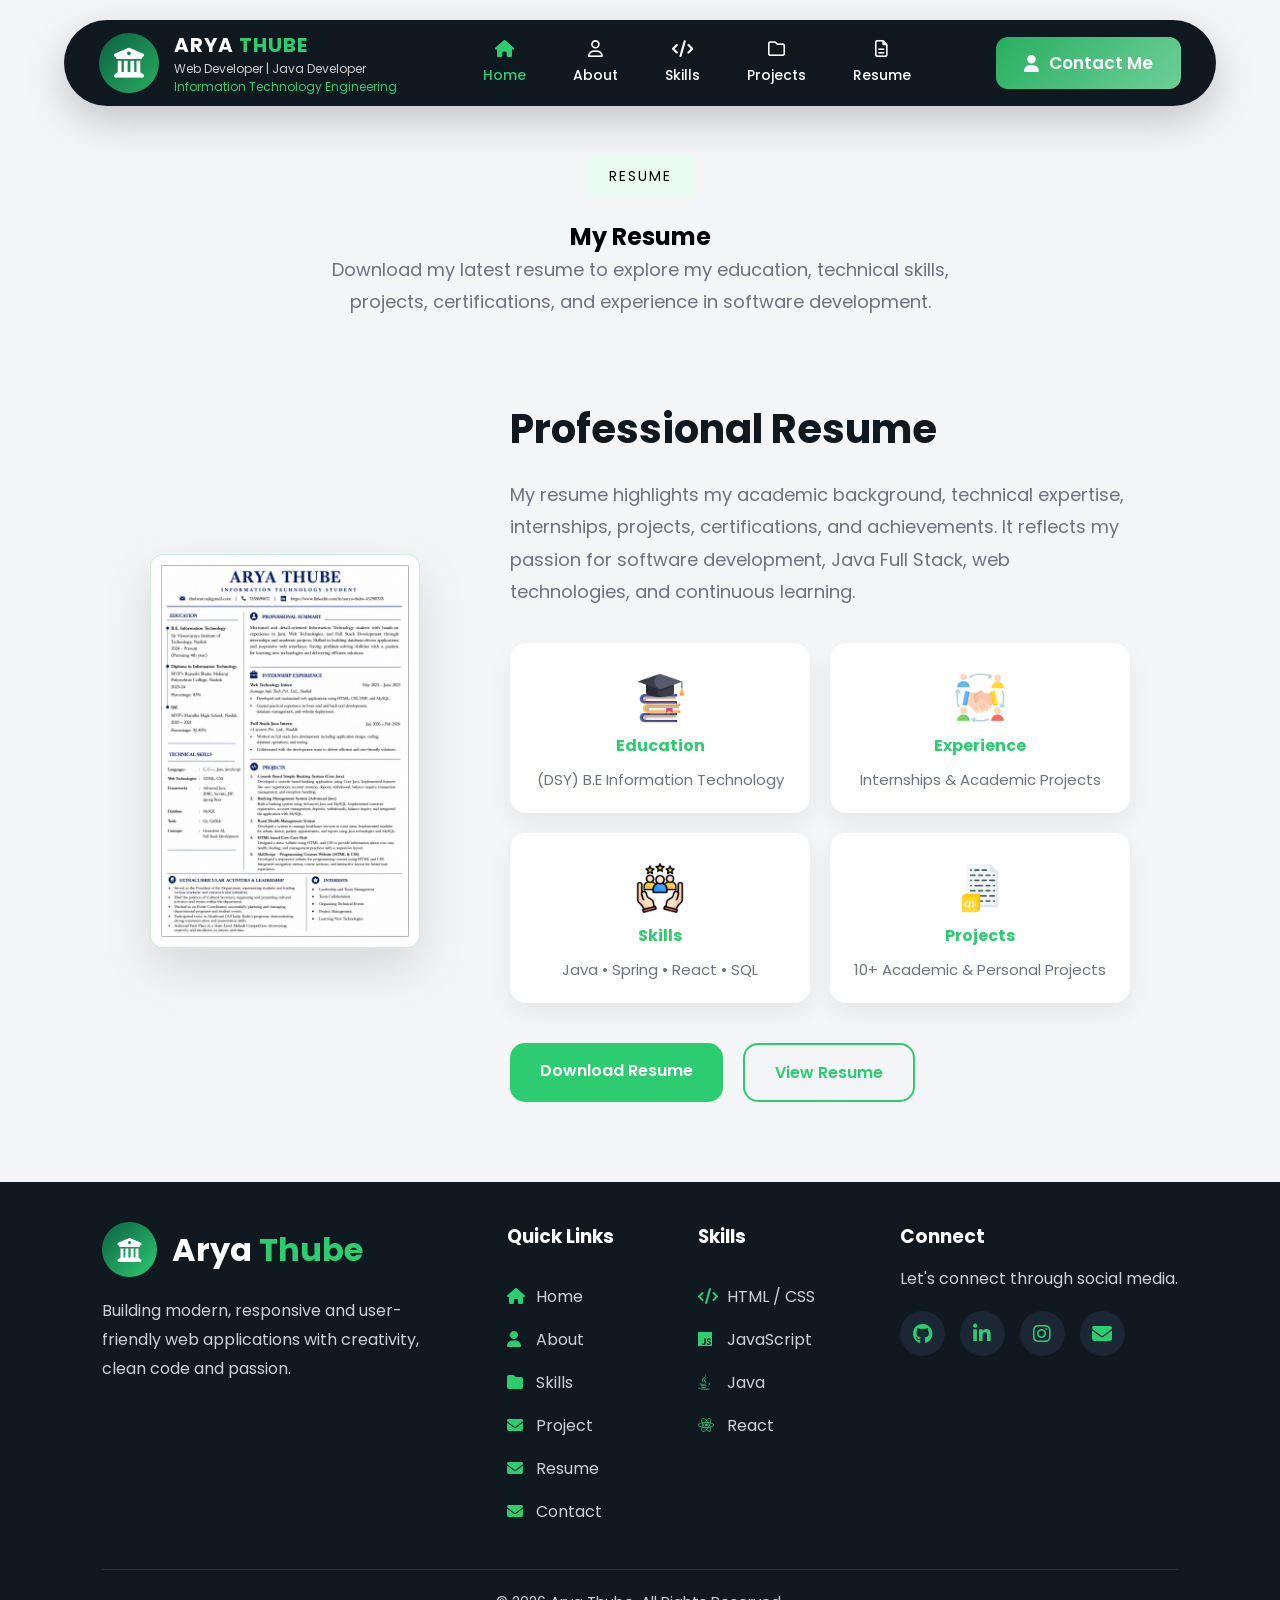
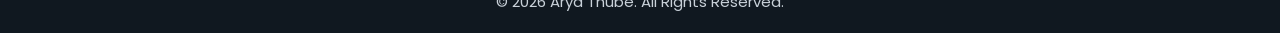
<file: pages/resume.html>
<!DOCTYPE html>
<html lang="en">

<head>
    <meta charset="UTF-8">
    <meta name="viewport" content="width=device-width, initial-scale=1.0">
    <link rel="stylesheet" href="../css/nav.css">
    <link rel="stylesheet" href="../css/footer.css">
    <link rel="stylesheet" href="../css/resume.css">
    <link rel="stylesheet" href="../css/project.css">
    <link rel="stylesheet" href="https://cdnjs.cloudflare.com/ajax/libs/font-awesome/6.6.0/css/all.min.css">

    <!-- Google Font -->
    <link href="https://fonts.googleapis.com/css2?family=Poppins:wght@300;400;500;600;700&display=swap"
        rel="stylesheet">
    <title>Document</title>
</head>

<body>
    <!-- navbar -->
    <nav class="navbar">

        <div class="logo">
            <div class="logo-circle">
                <i class="fa-solid fa-building-columns"></i>
            </div>

            <div class="logo-text">
                <h2>ARYA <span>THUBE</span></h2>
                <p>Web Developer | Java Developer <br><span>Information Technology Engineering</span></p>
            </div>
        </div>

        <ul class="nav-links">

            <li class="active">
                <a href="../index.html">
                    <i class="fa-solid fa-house"></i>
                    <span>Home</span>

                </a>
            </li>
            <li>
                <a href="../pages/about.html">
                    <i class="fa-regular fa-user"></i>
                    <span>About</span>
                </a>
            </li>
            <li>
                <a href="../pages/skills.html">
                    <i class="fa-solid fa-code"></i>
                    <span>Skills</span>
                </a>
            </li>
            <li>
                <a href="../pages/projects.html">
                    <i class="fa-regular fa-folder"></i>
                    <span>Projects</span>
                </a>
            </li>
            <li>
                <a href="#">
                    <i class="fa-regular fa-file-lines"></i>
                    <span>Resume</span>
                </a>
            </li>
        </ul>

        <a href="#" class="contact-btn">
            <i class="fa-solid fa-user"></i>
            Contact Me
        </a>
    </nav>


    <!-- body content -->

    <section class="resume-section">
        <div class="section-title">
            <span class="section-tag">Resume</span>
            <h2>My Resume</h2>

            <p>
                Download my latest resume to explore my education, technical skills,
                projects, certifications, and experience in software development.
            </p>
        </div>

        <div class="resume-container">
            <div class="resume-preview">
                <img src="../images/resume-preview.png" alt="resume">
            </div>

            <div class="resume-content">
                <h3>Professional Resume</h3>
                <p>
                    My resume highlights my academic background, technical expertise,
                    internships, projects, certifications, and achievements. It
                    reflects my passion for software development, Java Full Stack,
                    web technologies, and continuous learning.
                </p>

                <div class="resume-info">
                    <div class="resume-box">
                        <h4><img src="../images/degree-image.png" alt="degree">Education</h4>
                        <p>(DSY) B.E Information Technology</p>
                    </div>

                    <div class="resume-box">
                        <h4><img src="../images/event-coordination.png" alt="event-coordination">Experience</h4>
                        <p>Internships & Academic Projects</p>
                    </div>

                    <div class="resume-box">
                        <h4><img src="../images/leadership-skills.png" alt="skills">Skills</h4>
                        <p>Java • Spring • React • SQL</p>
                    </div>

                    <div class="resume-box">
                        <h4><img src="../images/oop.png" alt="oop">Projects</h4>
                        <p>10+ Academic & Personal Projects</p>
                    </div>
                </div>

                <div class="resume-buttons">

                    <a href="../arya-thube-resume.pdf" download>
                        Download Resume
                    </a>

                    <a href="../images/resume-preview.png" target="_blank">
                        View Resume
                    </a>

                </div>
            </div>
        </div>

    </section>

    <!-- footer -->
    <footer class="footer">

        <div class="footer-container">

            <!-- Left -->

            <div class="footer-about">

                <div class="footer-logo">

                    <div class="footer-logo-circle">
                        <i class="fa-solid fa-building-columns"></i>
                    </div>

                    <h2>Arya <span>Thube</span></h2>

                </div>

                <p>
                    Building modern, responsive and user-friendly web applications
                    with creativity, clean code and passion.
                </p>

            </div>

            <!-- Quick Links -->

            <div class="footer-links">

                <h3>Quick Links</h3>

                <a href="../index.html">
                    <i class="fa-solid fa-house"></i>
                    Home
                </a>

                <a href="../pages/about.html">
                    <i class="fa-solid fa-user"></i>
                    About
                </a>

                <a href="../pages/skills.html">
                    <i class="fa-solid fa-folder"></i>
                    Skills
                </a>

                <a href="../pages/projects.html">
                    <i class="fa-solid fa-envelope"></i>
                    Project
                </a>

                <a href="#contact">
                    <i class="fa-solid fa-envelope"></i>
                    Resume
                </a>

                <a href="#contact">
                    <i class="fa-solid fa-envelope"></i>
                    Contact
                </a>

            </div>

            <!-- Skills -->

            <div class="footer-links">

                <h3>Skills</h3>

                <a href="#">
                    <i class="fa-solid fa-code"></i>
                    HTML / CSS
                </a>

                <a href="#">
                    <i class="fa-brands fa-js"></i>
                    JavaScript
                </a>

                <a href="#">
                    <i class="fa-brands fa-java"></i>
                    Java
                </a>

                <a href="#">
                    <i class="fa-brands fa-react"></i>
                    React
                </a>

            </div>

            <!-- Connect -->

            <div class="footer-social">

                <h3>Connect</h3>

                <p>Let's connect through social media.</p>

                <div class="social-links">

                    <a href="#"><i class="fa-brands fa-github"></i></a>

                    <a href="#"><i class="fa-brands fa-linkedin-in"></i></a>

                    <a href="#"><i class="fa-brands fa-instagram"></i></a>

                    <a href="#"><i class="fa-solid fa-envelope"></i></a>

                </div>

            </div>

        </div>

        <hr>

        <div class="footer-bottom">

            © 2026 Arya Thube. All Rights Reserved.

        </div>

    </footer>

</body>

</html>
</file>
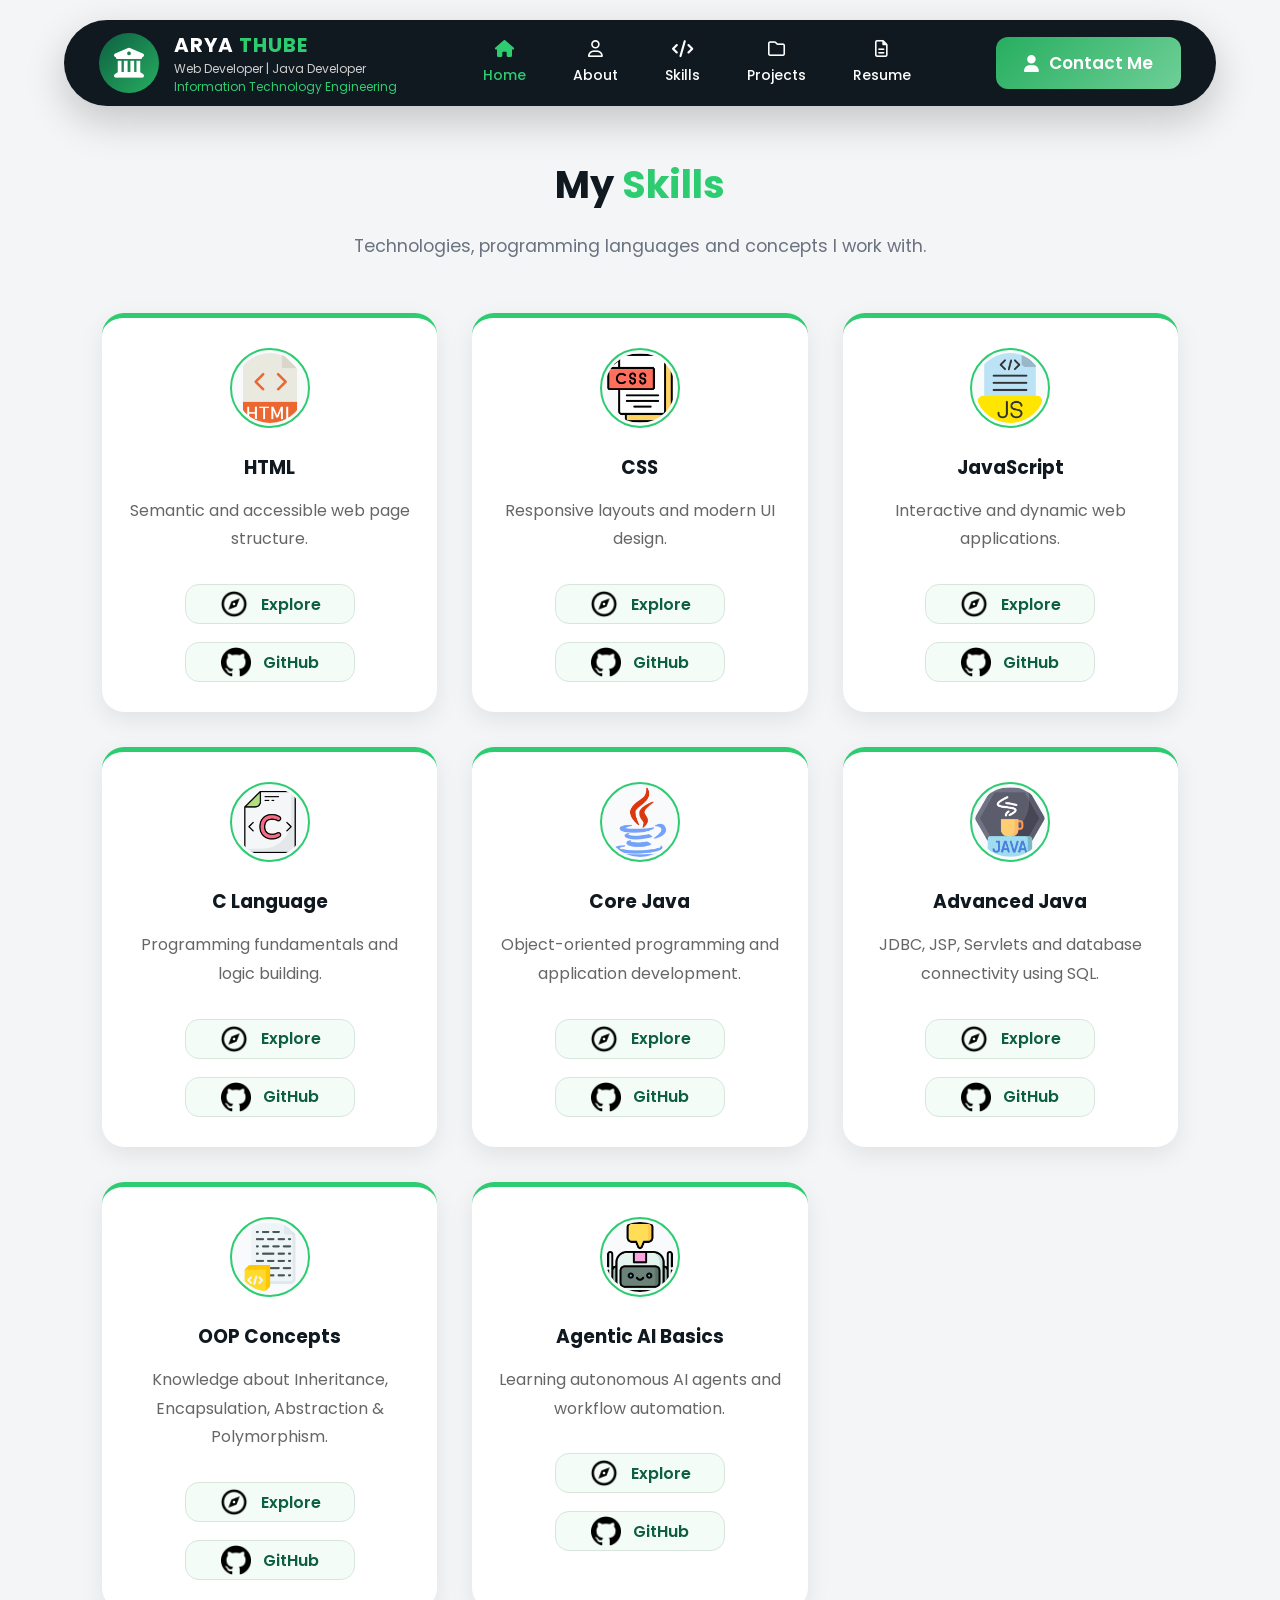
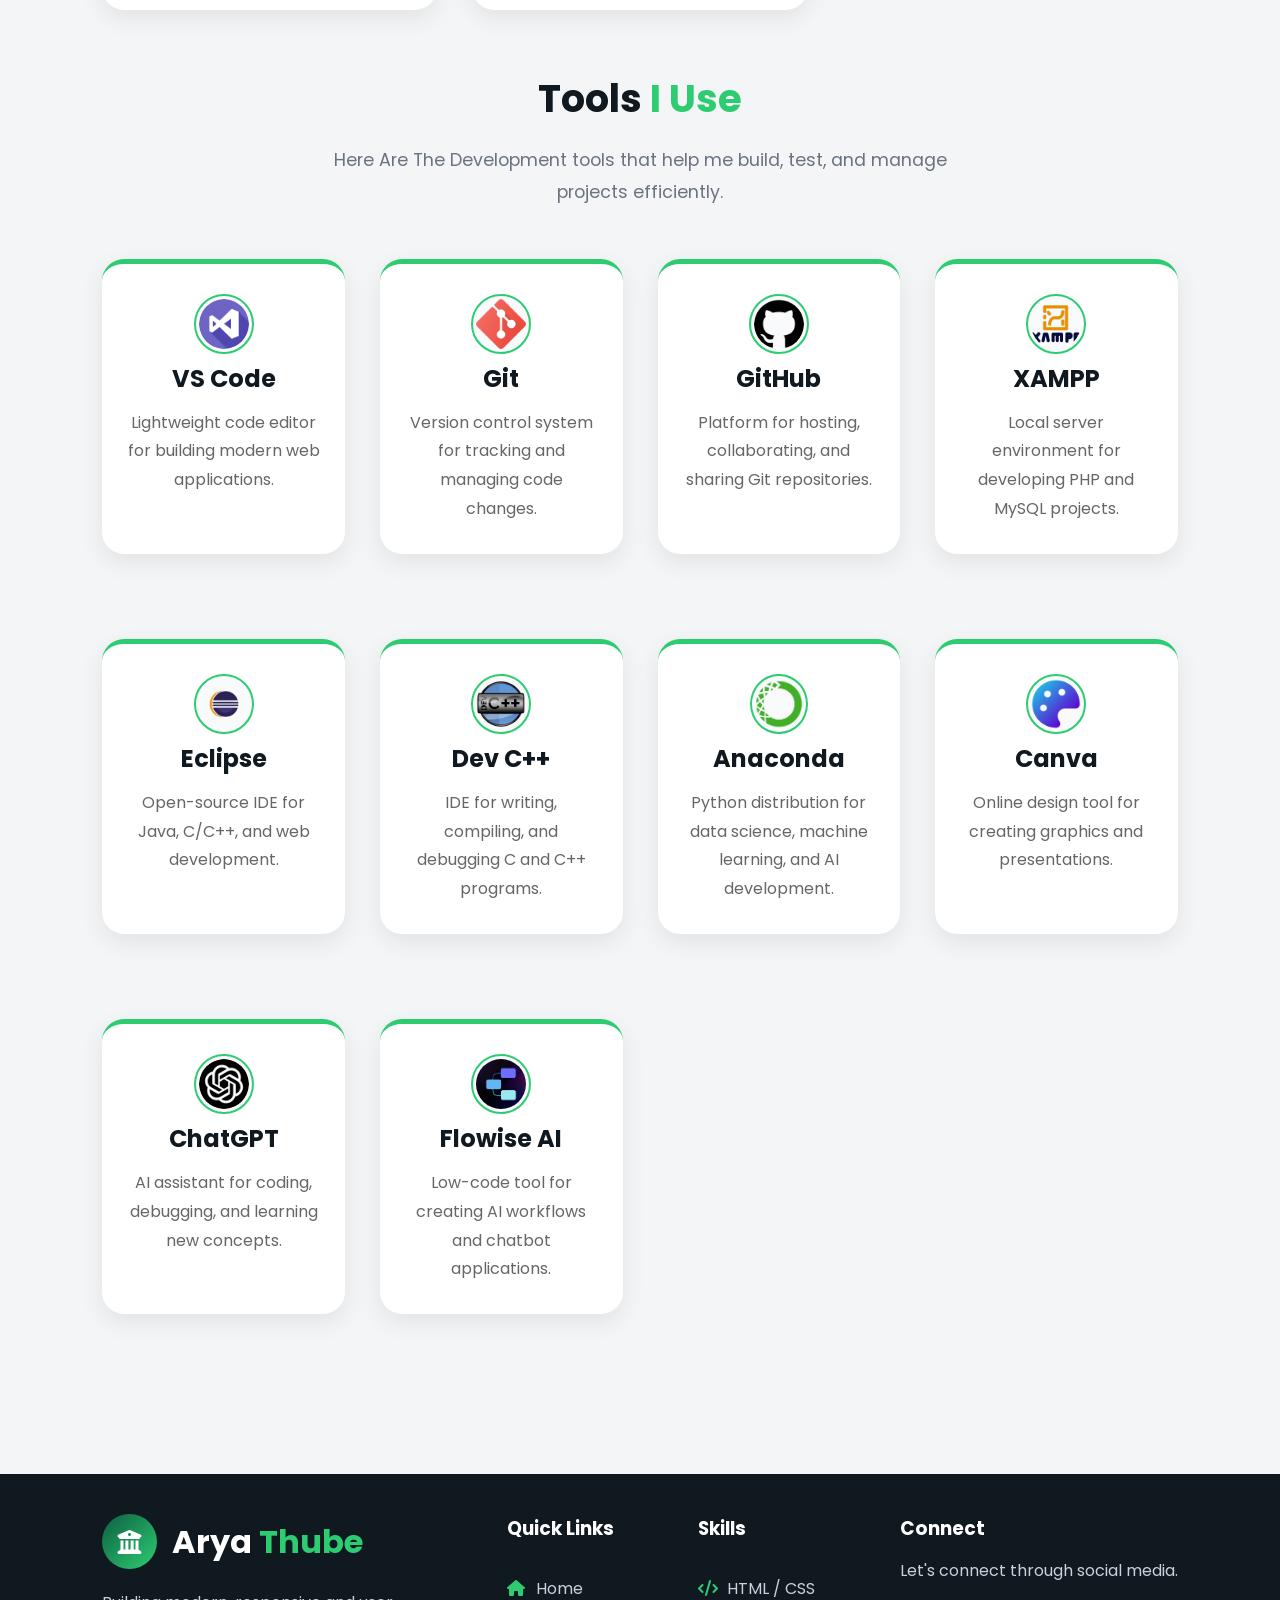
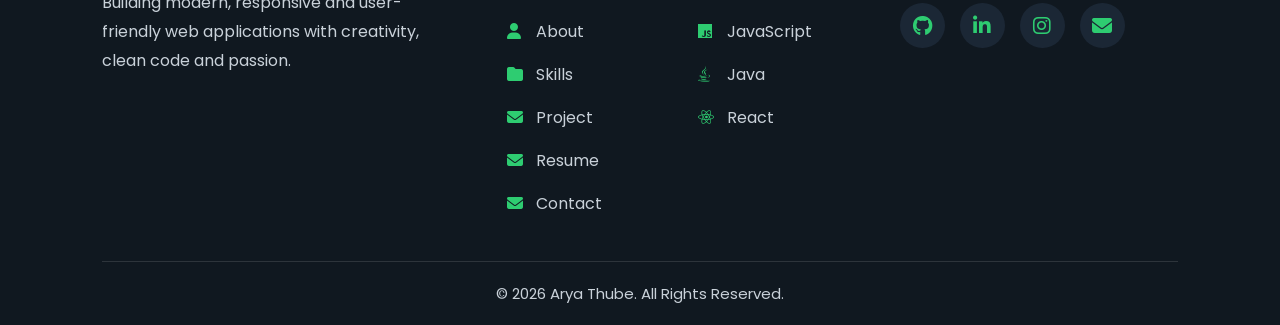
<file: pages/skills.html>
<!DOCTYPE html>
<html lang="en">

<head>
    <meta charset="UTF-8">
    <meta name="viewport" content="width=device-width, initial-scale=1.0">
    <link rel="stylesheet" href="https://cdnjs.cloudflare.com/ajax/libs/font-awesome/6.6.0/css/all.min.css">

    <!-- Google Font -->
    <link href="https://fonts.googleapis.com/css2?family=Poppins:wght@300;400;500;600;700&display=swap"
        rel="stylesheet">
    <link rel="stylesheet" href="../css/nav.css">
    <link rel="stylesheet" href="../css/skills.css">
    <link rel="stylesheet" href="../css/footer.css">
    <title>Document</title>
</head>

<body>
    <!-- navbar -->
    <nav class="navbar">

        <div class="logo">
            <div class="logo-circle">
                <i class="fa-solid fa-building-columns"></i>
            </div>

            <div class="logo-text">
                <h2>ARYA <span>THUBE</span></h2>
                <p>Web Developer | Java Developer <br><span>Information Technology Engineering</span></p>
            </div>
        </div>

        <ul class="nav-links">

            <li class="active">
                <a href="../index.html">
                    <i class="fa-solid fa-house"></i>
                    <span>Home</span>

                </a>
            </li>
            <li>
                <a href="../pages/about.html">
                    <i class="fa-regular fa-user"></i>
                    <span>About</span>
                </a>
            </li>
            <li>
                <a href="../pages/skills.html">
                    <i class="fa-solid fa-code"></i>
                    <span>Skills</span>
                </a>
            </li>
            <li>
                <a href="../pages/projects.html">
                    <i class="fa-regular fa-folder"></i>
                    <span>Projects</span>
                </a>
            </li>
            <li>
                <a href="../pages/resume.html">
                    <i class="fa-regular fa-file-lines"></i>
                    <span>Resume</span>
                </a>
            </li>
        </ul>

        <a href="#" class="contact-btn">
            <i class="fa-solid fa-user"></i>
            Contact Me
        </a>
    </nav>

    <!-- section -->
    <section class="skills" id="skills">

        <div class="section-title">

            <h2>My <span>Skills</span></h2>

            <p>Technologies, programming languages and concepts I work with.</p>

        </div>

        <!-- Technical Skills -->

        <div class="skills-grid">

            <div class="skill-card">

                <div class="skill-icon">
                    <img src="../images/html.png">
                </div>

                <h3>HTML</h3>

                <p>Semantic and accessible web page structure.</p>

                <div class="card-buttons">
                    <a href="../pages/projects.html" class="btn explore-btn">
                        <img src="../images/explore-image.png" alt="">
                        <span>Explore</span>
                    </a>

                    <a href="https://github.com/AryaThube-9" class="btn github-btn" target="_blank">
                        <img src="../images/github-image.png" alt="">
                        <span>GitHub</span>
                    </a>
                </div>

            </div>

            <div class="skill-card">

                <div class="skill-icon">
                    <img src="../images/css-image.png">
                </div>

                <h3>CSS</h3>

                <p>Responsive layouts and modern UI design.</p>
                <div class="card-buttons">
                    <a href="../pages/projects.html" class="btn explore-btn">
                        <img src="../images/explore-image.png" alt="">
                        <span>Explore</span>
                    </a>

                    <a href="https://github.com/AryaThube-9" target="_blank" class="btn github-btn">
                        <img src="../images/github-image.png" alt="">
                        <span>GitHub</span>
                    </a>
                </div>

            </div>

            <div class="skill-card">

                <div class="skill-icon">
                    <img src="../images/js-image.png">
                </div>

                <h3>JavaScript</h3>

                <p>Interactive and dynamic web applications.</p>
                <div class="card-buttons">
                    <a href="../pages/projects.html" class="btn explore-btn">
                        <img src="../images/explore-image.png" alt="">
                        <span>Explore</span>
                    </a>

                    <a href="https://github.com/AryaThube-9" target="_blank" class="btn github-btn">
                        <img src="../images/github-image.png" alt="">
                        <span>GitHub</span>
                    </a>
                </div>

            </div>

            <div class="skill-card">

                <div class="skill-icon">
                    <img src="../images/C-image.png">
                </div>

                <h3>C Language</h3>

                <p>Programming fundamentals and logic building.</p>
                <div class="card-buttons">
                    <a href="../pages/projects.html" class="btn explore-btn">
                        <img src="../images/explore-image.png" alt="">
                        <span>Explore</span>
                    </a>

                    <a href="https://github.com/AryaThube-9" target="_blank" class="btn github-btn">
                        <img src="../images/github-image.png" alt="">
                        <span>GitHub</span>
                    </a>
                </div>

            </div>

            <div class="skill-card">

                <div class="skill-icon">
                    <img src="../images/java.png">
                </div>

                <h3>Core Java</h3>

                <p>Object-oriented programming and application development.</p>
                <div class="card-buttons">
                    <a href="../pages/projects.html" class="btn explore-btn">
                        <img src="../images/explore-image.png" alt="">
                        <span>Explore</span>
                    </a>

                    <a href="https://github.com/AryaThube-9" target="_blank" class="btn github-btn">
                        <img src="../images/github-image.png" alt="">
                        <span>GitHub</span>
                    </a>
                </div>

            </div>

            <div class="skill-card">

                <div class="skill-icon">
                    <img src="../images/advanced-java.png">
                </div>

                <h3>Advanced Java</h3>

                <p>JDBC, JSP, Servlets and database connectivity using SQL.</p>
                <div class="card-buttons">
                    <a href="../pages/projects.html" class="btn explore-btn">
                        <img src="../images/explore-image.png" alt="">
                        <span>Explore</span>
                    </a>

                    <a href="https://github.com/AryaThube-9" target="_blank" class="btn github-btn">
                        <img src="../images/github-image.png" alt="">
                        <span>GitHub</span>
                    </a>
                </div>

            </div>

            <div class="skill-card">

                <div class="skill-icon">
                    <img src="../images/oop.png">
                </div>

                <h3>OOP Concepts</h3>

                <p>Knowledge about Inheritance, Encapsulation, Abstraction & Polymorphism.</p>
                <div class="card-buttons">
                    <a href="../pages/projects.html" class="btn explore-btn">
                        <img src="../images/explore-image.png" alt="">
                        <span>Explore</span>
                    </a>

                    <a href="https://github.com/AryaThube-9" target="_blank" class="btn github-btn">
                        <img src="../images/github-image.png" alt="">
                        <span>GitHub</span>
                    </a>
                </div>

            </div>

            <div class="skill-card">

                <div class="skill-icon">
                    <img src="../images/agentic-ai.png">
                </div>

                <h3>Agentic AI Basics</h3>

                <p>Learning autonomous AI agents and workflow automation.</p>
                <div class="card-buttons">
                    <a href="../pages/projects.html" class="btn explore-btn">
                        <img src="../images/explore-image.png" alt="">
                        <span>Explore</span>
                    </a>

                    <a href="https://github.com/AryaThube-9" target="_blank" class="btn github-btn">
                        <img src="../images/github-image.png" alt="">
                        <span>GitHub</span>
                    </a>
                </div>

            </div>

        </div>

        <!-- tools i used -->

        <div class="section-title">
            <h2 style="margin-top: 60px;">Tools <span>I Use</span></h2>
            <p>Here Are The Development tools that help me build, test, and manage projects efficiently.</p>
        </div>

        <div class="tools-used-container">

            <div class="tools-info-container">
                <img src="../images/visual-studio.png" alt="vs-code">
                <h2>VS Code</h2>
                <p>Lightweight code editor for building modern web applications.</p>
            </div>

            <div class="tools-info-container">
                <img src="../images/git-icon.png" alt="git">
                <h2>Git</h2>
                <p>Version control system for tracking and managing code changes.</p>
            </div>

            <div class="tools-info-container">
                <img src="../images/github-image.png" alt="GitHub">
                <h2>GitHub</h2>
                <p>Platform for hosting, collaborating, and sharing Git repositories.</p>
            </div>

            <div class="tools-info-container">
                <img src="../images/xampp.png" alt="xampp">
                <h2>XAMPP</h2>
                <p>Local server environment for developing PHP and MySQL projects.</p>
            </div>

            <div class="tools-info-container">
                <img src="../images/eclipse-icon.png" alt="eclipse">
                <h2>Eclipse</h2>
                <p>Open-source IDE for Java, C/C++, and web development.</p>
            </div>

            <div class="tools-info-container">
                <img src="../images/dev_c++.png" alt="dev-c++">
                <h2>Dev C++</h2>
                <p>IDE for writing, compiling, and debugging C and C++ programs.</p>
            </div>

            <div class="tools-info-container">
                <img src="../images/anaconda-iconn.png" alt="anaconda">
                <h2>Anaconda</h2>
                <p>Python distribution for data science, machine learning, and AI development.</p>
            </div>

            <div class="tools-info-container">
                <img src="../images/canva-icon.png" alt="Canva">
                <h2>Canva</h2>
                <p>Online design tool for creating graphics and presentations.</p>
            </div>

            <div class="tools-info-container">
                <img src="../images/chatgpt-icon.png" alt="ChatGPT">
                <h2>ChatGPT</h2>
                <p>AI assistant for coding, debugging, and learning new concepts.</p>
            </div>

            <div class="tools-info-container">
                <img src="../images/flowise-ai-icon.png" alt="ChatGPT">
                <h2>Flowise AI</h2>
                <p>Low-code tool for creating AI workflows and chatbot applications.</p>
            </div>
        </div>

    </section>
    
    <!-- footer -->
    <footer class="footer">

        <div class="footer-container">

            <!-- Left -->

            <div class="footer-about">

                <div class="footer-logo">

                    <div class="footer-logo-circle">
                        <i class="fa-solid fa-building-columns"></i>
                    </div>

                    <h2>Arya <span>Thube</span></h2>

                </div>

                <p>
                    Building modern, responsive and user-friendly web applications
                    with creativity, clean code and passion.
                </p>

            </div>

            <!-- Quick Links -->

            <div class="footer-links">

                <h3>Quick Links</h3>

                <a href="../index.html">
                    <i class="fa-solid fa-house"></i>
                    Home
                </a>

                <a href="../pages/about.html">
                    <i class="fa-solid fa-user"></i>
                    About
                </a>

                <a href="../pages/skills.html">
                    <i class="fa-solid fa-folder"></i>
                    Skills
                </a>

                <a href="../pages/projects.html">
                    <i class="fa-solid fa-envelope"></i>
                    Project
                </a>

                <a href="../pages/resume.html">
                    <i class="fa-solid fa-envelope"></i>
                    Resume
                </a>

                <a href="#contact">
                    <i class="fa-solid fa-envelope"></i>
                    Contact
                </a>

            </div>

            <!-- Skills -->

            <div class="footer-links">

                <h3>Skills</h3>

                <a href="#">
                    <i class="fa-solid fa-code"></i>
                    HTML / CSS
                </a>

                <a href="#">
                    <i class="fa-brands fa-js"></i>
                    JavaScript
                </a>

                <a href="#">
                    <i class="fa-brands fa-java"></i>
                    Java
                </a>

                <a href="#">
                    <i class="fa-brands fa-react"></i>
                    React
                </a>

            </div>

            <!-- Connect -->

            <div class="footer-social">

                <h3>Connect</h3>

                <p>Let's connect through social media.</p>

                <div class="social-links">

                    <a href="#"><i class="fa-brands fa-github"></i></a>

                    <a href="#"><i class="fa-brands fa-linkedin-in"></i></a>

                    <a href="#"><i class="fa-brands fa-instagram"></i></a>

                    <a href="#"><i class="fa-solid fa-envelope"></i></a>

                </div>

            </div>

        </div>

        <hr>

        <div class="footer-bottom">

            © 2026 Arya Thube. All Rights Reserved.

        </div>

    </footer>
</body>

</html>
</file>
<file: css/nav.css>
*{
    margin: 0;
    padding: 0;
    box-sizing: border-box;
    font-family: 'Poppins',sans-serif;
}

body{
    background: #f3f5f7;
}

/* Navbar */
/* .navbar{
    width:90%;
   
    background:#101820;
    display:flex;
    align-items:center;
    justify-content: space-between;
    padding:10px 35px;
    border-radius:50px;
    box-shadow:0 15px 40px rgba(0,0,0,.20);
    position: fixed;
} */
.navbar{
    position: sticky;
    top: 20px;
    width: 90%;
    max-width: 1450px;
    margin: 20px auto;
    z-index: 1000;
     background:#101820;
    display:flex;
    align-items:center;
    justify-content: space-between;
    padding:10px 35px;
    border-radius:50px;
    box-shadow:0 15px 40px rgba(0,0,0,.20);
}
/* Logo css */
.logo{
    display: flex;
    align-items: center;
    gap: 15px;
}

.logo-circle{
    width: 60px;
    height: 60px;
    border-radius: 50%;
    background:linear-gradient(135deg,#0d5f42,#27ae60);
    display: flex;
    justify-content: center;
    align-items: center;
    font-size:30px;
    color:#fff;

}

.logo-text h2{
    color: white;
    font-size: 20px;
    letter-spacing: 1px;
}

.logo-text h2 span{
    color:#2ecc71;
}

.logo-text p{

    color:#cfcfcf;
    font-size:12px;
}

.logo-text p span{

    color:#2ecc71;
} 

/* Menu */

.nav-links{
    display: flex;
    gap: 47px;
    list-style: none;
}

.nav-links li a{
    display: flex;
    flex-direction: column;
    align-items: center;
    gap: 8px;
    text-decoration: none;
    color: white;
    transition:.3s;
}

.nav-links li i{
    font-size: 17px;
}

.nav-links span{
    font-size: 14px;
    font-weight: 500;
}

.nav-links li:hover a{
    color: #2ecc71;
}

.active a{
    color:#2ecc71 !important;
}

.contact-btn{
    display:flex;
    align-items:center;
    gap:10px;
    text-decoration:none;
    color:white;
    background:linear-gradient(135deg,#27ae60,#6fcf97);
    padding:13px 28px;
    border-radius:12px;
    font-size:17px;
    font-weight:600;
    transition:.35s;
}

.contact-btn:hover{
    transform:translateY(-3px);
    box-shadow:0 10px 25px rgba(39,174,96,.4);
}
</file>
<file: css/index.css>
.home{
    width: 85%;
    margin: 90px auto;
    display: flex;
    align-items: center;
    justify-content: center;
    gap: 70px;
}

.home-left img{
    width: 280px;
    height: 280px;
    object-fit: cover;
    border-radius: 50%;
    border: 4px solid black;
    padding: 3px;
}

.home-right{
    max-width: 600px;
}

.hello{
    color: #10B981;
    font-size: 18px;
    font-weight: 600;
}

.home-right h1{
    font-size: 52px;
    margin: 10px 0;
    color: #111827;
}

.home-right h1 span{
    color: #10B981;
}

.home-right h3{
    color: #374151;
    font-size: 22px;
    margin-bottom: 20px;
}

.home-right p{
    color:#4B5563;
    line-height:1.8;
    font-size:17px;
}

.buttons{
    display:flex;
    gap:20px;
    margin-top:35px;
}

.buttons a{
    text-decoration:none;
    padding:14px 28px;
    border-radius:10px;
    font-weight:600;
}

.buttons a:first-child{
    background:#10B981;
    color:white;
    transition: 1s;
}

.buttons a:first-child:hover{
    transform: translateY(-8px);
}
.buttons a:last-child{
    border:2px solid #10B981;
    color:#10B981;
     transition: 1s;
}
.buttons a:last-child:hover{
    transform: translateY(-8px);
}
</file>
<file: css/footer.css>
.footer {
    margin-top: 80px;
    background: #101820;
    color: white;
    padding: 40px 8% 20px;
}

.footer-container {
    display: flex;
    justify-content: space-between;
    flex-wrap: wrap;
    gap: 50px;
}

.footer-about {
    width: 320px;
}

.footer-logo {
    display: flex;
    align-items: center;
    gap: 15px;
    margin-bottom: 20px;
}

.footer-logo-circle {
    width: 55px;
    height: 55px;
    border-radius: 50%;
    background: linear-gradient(135deg, #0d5f42, #2ECC71);
    display: flex;
    justify-content: center;
    align-items: center;
    font-size: 24px;
}

.footer-logo h2 {
    font-size: 32px;
}

.footer-logo span {
    color: #2ECC71;
}

.footer-about p {
    color: #C9D1D9;
    line-height: 1.8;
}

/* Links */

.footer-links {
    display: flex;
    flex-direction: column;
    gap: 18px;
    transition: .2s;
}

.footer-links h3 {
    margin-bottom: 15px;
    color: white;
}

.footer-links a {
    color: #C9D1D9;
    text-decoration: none;
    transition: .3s;
}

.footer-links a i {
    width: 25px;
    color: #2ECC71;
}

.footer-links a:hover {
    color: #2ECC71;
    /* padding-left: 5px; */
    transform: translateY(-2px);
}

/* Social */

.footer-social h3 {
    margin-bottom: 15px;
}

.footer-social p {
    color: #C9D1D9;
    margin-bottom: 20px;
}

.social-links {
    display: flex;
    gap: 15px;
}

.social-links a {
    width: 45px;
    height: 45px;
    border-radius: 50%;
    background: #1B2735;
    display: flex;
    justify-content: center;
    align-items: center;
    text-decoration: none;
    color: #2ECC71;
    font-size: 20px;
    transition: .3s;
}

.social-links a:hover {
    background: #2ECC71;
    color: white;
    transform: translateY(-4px);
}

/* Bottom */

.footer hr {
    border: none;
    border-top: 1px solid rgba(255, 255, 255, .12);
    margin: 45px 0 20px;
}

.footer-bottom {
    text-align: center;
    color: #C9D1D9;
    font-size: 15px;
}

/* Responsive */

@media(max-width:900px) {

    .footer-container {

        flex-direction: column;

    }

}
</file>
<file: css/about.css>
/* Clear out default browser margin overrides if needed */
.section-header h2 {
    font-size: 32px;
    font-weight: 700;
    color: #000000;
    margin: 0;
    text-align: center;
}

.section-header p {
    font-size: 16px;
    color: #6B7280;
    margin: 5px 0 0 0;
    text-align: center;
    margin-bottom: 30px;
}
/* heading */
.heading h3{
    font-size: 32px;
    font-weight: 700;
    color: #000000;
    margin-top: 40px;
    text-align: center;
}

.heading span{
    color: #017f53;
}

.about-container {
    display: flex;
    justify-content: center;
    text-align: justify;
    gap: 30px;
    background: #ffffff;
    max-width: 800px; 
    margin: 0 auto; 
    padding: 35px;
    border-radius: 20px;
    box-shadow: 0 10px 30px rgba(0, 0, 0, .08);
    border-left: 5px solid #2ECC71;
}

.about-image img {
    width: 100px;
    height: 100px;
    object-fit: cover;
    border-radius: 50%;
    border: 2px solid black;
    padding: 3px;
}

.about-content {
    display: flex;
    flex-direction: column;
}

.education-section {
    width: 100%;
    display: flex;
    justify-content: center;
    align-items: flex-start;
    gap: 40px;
    flex-wrap: wrap;
    margin-top: 70px;
    /* margin-bottom: 80px; */
}

.feature-card {
    position: relative;
    width: 340px;
    background: #ffffff;
    border-top: 5px solid #2ECC71;
    border-radius: 25px;
    padding: 30px;
    padding-top: 60px;
    text-align: left;
    transition: .4s ease-in-out; /* Smooth timing function */
    box-shadow: 0 12px 30px rgba(0, 0, 0, .08);
    overflow: visible;
}

.feature-icon {
    position: absolute;
    top: -40px;
    left: 50%;
    transform: translateX(-50%);
    width: 80px;
    height: 80px;
    border-radius: 50%;
    background: linear-gradient(135deg, #017f53, #2ECC71);
    display: flex;
    justify-content: center;
    align-items: center;
    border: 6px solid #F8FAFC;
    box-shadow: 0 15px 30px rgba(195, 249, 218, 0.35);
    transition: .4s;
}

.feature-icon img {
    width: 50px;
    height: 50px;
}

/* FIX: Added top margin reset and basic size differentiation */
.feature-card h2,
.feature-card h3 {
     color: #101820;
     margin-top: 0;
     margin-bottom: 10px;
     font-weight: 700;
}
.feature-card h2 { font-size: 22px; }
.feature-card h3 { font-size: 18px; }

.feature-card h4 {
    color: #2ECC71;
    font-size: 18px;
    margin-bottom: 12px;
    font-weight: 600;
}

.feature-card p {
    color: #6B7280;
    font-size: 16px;
    line-height: 1.7;
    margin-bottom: 20px;
}

.feature-card span {
    display: inline-block;
    background: #EAFBF2;
    color: #0D5F42;
    padding: 10px 22px;
    border-radius: 30px;
    font-size: 12px;
    text-align: left;
    font-weight: 600;
    border: 2px dashed #0D5F42;
}

.feature-card:hover {
    transform: translateY(-12px);
    box-shadow: 0 20px 45px rgba(0,0,0,.15);
}
</file>
<file: css/project.css>
.section-title {
    text-align: center;
    max-width: 750px;
    margin: 0 auto 80px;
}

.section-tag {
    display: inline-block;
    background: #EAFBF2;
    margin-top: 30px;
    padding: 10px 24px;
    font-size: 14px;
    font-width: 700;
    letter-spacing: 2px;
    text-transform: uppercase;
    margin-bottom: 22px;
}

.section-tag h2 {
    font-size: 52px;
    font-width: 800;
    color: #101820;
    margin-bottom: 20px;
    line-height: 1.2;
}

.section-title p {
    font-size: 18px;
    color: #6B7280;
    line-height: 1.8;
    max-width: 650px;
    margin: auto;
}

/* project-section */

.projects {
    padding: 0 150px 0 150px;

}

.project-item {
    display: flex;
    align-items: center;
    justify-content: space-between;
    gap: 70px;
    margin: 70px 0;
    padding: 45px;
    background: #fff;
    cursor: pointer;
    border-radius: 25px;
    box-shadow: 0 18px 45px rgba(0, 0, 0, .08);
    transition: .4s;
}

.project-item:hover {
    transform: translateY(-8px);
    box-shadow: 0 25px 60px rgba(0, 0, 0, .15);
}

.project-item.reverse {
    flex-direction: row-reverse;
}

/* image */

.project-image {
    flex: 1;
    overflow: hidden;
    border-radius: 20px;
}

.project-image img {
    width: 100%;
    height: 300px;
    display: block;
    border-radius: 20px;
    border: 1px solid #e6e6e6;
    box-shadow: 0 15px 35px rgba(0, 0, 0, .12);
    transition: transform .5s ease;
}

.project-item:hover {
    transform: scale(-4px);
}

.project-image img:hover {
    transform: scale(1.05);
}

.project-content {
    flex: 1;
}

.project-category {
    display: inline-block;
    padding: 8px 18px;
    border-radius: 30px;
    background: #EAFBF2;
    color: #0D5F42;
    font-size: 14px;
    font-weight: 700;
    margin-bottom: 18px;
}

.project-content h2 {
    font-size: 42px;
    color: #101820;
    margin-bottom: 20px;
    line-height: 1.2;
}

.project-content p {
    color: #666;
    line-height: 1.9;
    font-size: 17px;
    margin-bottom: 28px;
}

/* features */

.project-features {
    display: grid;
    grid-template-columns: repeat(2, 1fr);
    gap: 18px;
    margin-bottom: 18px;
}

.project-features span {
    color: #444;
    font-weight: 600;
    font-size: 16px;
    transition: .3s;
}

.project-features span:hover {
    color: #2ECC71;
}

.project-buttons {
    display: flex;
    gap: 18px;
    flex-wrap: wrap;
}

.project-buttons a {
    text-decoration: none;
    padding: 14px 30px;
    border-radius: 12px;
    font-weight: 600;
    transition: .35s;
}

.project-buttons a:first-child{
    background: #2ECC71;
    color: #fff;
    box-shadow:0 10px 25px rgba(46,204,113,.35);
}

.project-buttons a:first-child:hover{
    background:#27AE60;
    transform:translateY(-4px);
}

.project-buttons a:last-child{
    border:2px solid #2ECC71;
    color:#2ECC71;
    background:#fff;
}

.project-buttons a:last-child:hover{
    background:#2ECC71;
    color:#fff;
    transform:translateY(-4px);
}

@media(max-width:900px){

.section-title h2{
    font-size:38px;
}

.project-item,
.project-item.reverse{
    flex-direction:column;
    text-align:center;
    gap:40px;
    padding:30px;
}

.project-content h2{
    font-size:32px;
}

.project-features{
    grid-template-columns:1fr;
}

.project-tech{
    justify-content:center;
}

.project-buttons{
    justify-content:center;
}

.project-image img{
    width:100%;
}

}
</file>
<file: css/resume.css>
.resume-section {
    padding: 0 150px 0 150px;

}

.resume-container {
    display: flex;
    align-items: center;
    justify-content: space-between;
    gap: 90px;
    margin-top: 30px;
}

.resume-preview {
    flex: 1;
    display: flex;
    justify-content: center;
    align-items: center;
    position: relative;
}

.resume-preview img {
    width: 100%;
    max-width: 520px;
    padding: 10px;
    background: #fff;
    border-radius: 13px;
    border: 1px solid rgba(46,204,113,.25);
    box-shadow: 0 20px 50px rgba(0,0,0,.12);
    transition: all .4s ease;
}

.resume-preview img:hover {
    transform: translateY(-5px) scale(1.02);
    border-color: #2ECC71;
}

.resume-content {
    flex: 1;
}

.resume-content h3 {
    font-size: 40px;
    color: #101820;
    margin-bottom: 20px;
}

.resume-content p {
    color: #6B7280;
    font-size: 18px;
    line-height: 1.8;
    margin-bottom: 35px;
}

.resume-info {
    display: grid;
    grid-template-columns: repeat(2, 1fr);
    gap: 20px;
    margin-bottom: 40px;
}

.resume-box {
    background: #fff;
    padding: 20px;
    border-radius: 16px;
    box-shadow: 0 10px 25px rgba(0, 0, 0, .06);
    transition: .3s;
    width: 300px;
}

.resume-box:hover {
    transform: translateY(-5px);
}

.resume-box h4 {
    color: #2ECC71;
    margin-bottom: 8px;
    text-align: center;
}

.resume-box p {
    margin: 0;
    font-size: 15px;
    text-align: center;
}

.resume-box img {
    height: 50px;
    display: block;
    margin: 10px auto;
    margin-bottom: 10px;
}

.resume-buttons {
    display: flex;
    gap: 20px;
}

.resume-buttons a {
    text-decoration: none;
    padding: 15px 30px;
    border-radius: 15px;
    font-weight: 600;
    transition: .3s;
}

.resume-buttons a:first-child {
    background: #2ECC71;
    color: #fff;
}

.resume-buttons a:first-child:hover {
    background: #27AE60;
}

.resume-buttons a:last-child {
    border: 2px solid #2ECC71;
    color: #2ECC71;
}

.resume-buttons a:last-child:hover {
    background: #2ECC71;
    color: #fff;
}
</file>
<file: css/skills.css>
.section-title h2 {
    font-size: 2.4rem;
    font-weight: 700;
    color: #101820;
    margin-bottom: 18px;
    text-align: center;
    padding-top: none;
}

.section-title h2 span {
    color: #2ECC71;
}

.section-title p {
    text-align: center;
    color: #6B7280;
    font-size: 1.1rem;
    line-height: 1.8;
    max-width: 620px;
    margin: auto;
}

.skills {
    padding: 30px 8%;
}

.skills-grid {
    display: grid;
    grid-template-columns: repeat(auto-fit, minmax(260px, 1fr));
    gap: 35px;
    margin-top: 50px;
}

.skill-card {
    position: relative;
    background: #fff;
    padding: 30px 25px;
    border-radius: 22px;
    text-align: center;
    transition: .4s;
    overflow: hidden;
    border-top: 5px solid #2ECC71;
    box-shadow: 0 8px 25px rgba(0, 0, 0, .08);
}

.skill-icon img {
    width: 80px;
    height: 80px;
    margin: auto;
    border-radius: 50%;
    background: #F8FAFC;
    border: 2px solid #2ECC71;
    padding: 3px;
    display: flex;
    justify-content: center;
    align-items: center;
    margin-bottom: 25px;
}

.skill-card h3 {
    color: #101820;
    margin-bottom: 15px;
}

.skill-card p {
    color: #666;
    line-height: 1.8;
}

.skill-card:hover {
    transform: translateY(-8px);
    box-shadow: 0 20px 45px rgba(0, 0, 0, .15);
}

.card-buttons {
    display: flex;
    justify-content: center;
    gap: 18px;
    margin-top: 30px;
}

.btn img {
    height: 30px;
}

.card-buttons {
    display: flex;
    flex-direction: column;
}

.card-buttons a {
    text-decoration: none;
    font-size: 16px;
}

.btn {
    display: flex;
    justify-content: center;
    text-align: center;
    align-items: center;
    background: #F4FCF7;
    color: #0D5F42;
    padding: 7px 16px;
    border-radius: 14px;
    font-size: 12px;
    text-align: left;
    font-weight: 600;
    border: none;
    border: 1px solid #d8e5dd;
    gap: 12px;
    width: 170px;
    margin: 0 auto;
    height: 48px;
    height: 40px;
}

.explore-btn a {
    text-decoration: none;
}

.btn:hover {
    /* transform: translateY(-3px);
    box-shadow: 0 8px 20px rgba(0,0,0,.15);
    background-color: #1ce39e; */
    background: #cbfee4;
    transform: translateY(-3px);
    box-shadow: 0 8px 18px rgba(46, 204, 113, .18);
}

/* tools i used */

.tools-used-container {
    display: grid;
    grid-template-columns: repeat(auto-fit, minmax(210px, 1fr));
    gap: 35px;
    margin-top: 50px;
}

.tools-info-container {
    position: relative;
    background: #fff;
    padding: 30px 25px;
    border-radius: 22px;
    text-align: center;
    transition: .4s;
    overflow: hidden;
    border-top: 5px solid #2ECC71;
    box-shadow: 0 8px 25px rgba(0, 0, 0, .08);
    gap: 30px;
    margin-bottom: 50px;
    transition: .3s;
}

.tools-info-container:hover{
    transform: translateY(-8px);
    box-shadow: 0 20px 45px rgba(0, 0, 0, .15);
    background-color: #daffec;
}

.tools-info-container p:hover{
    color: black;
}

.tools-info-container img {
    height: 60px;
    background: #F8FAFC;
    border: 2px solid #2ECC71;
    padding: 3px;
    border-radius: 50%;
}

.tools-info-container h2 {
    color: #101820;
    margin-bottom: 13px;
}

.tools-info-container p {
    color: #666;
    line-height: 1.8;
}
</file>
